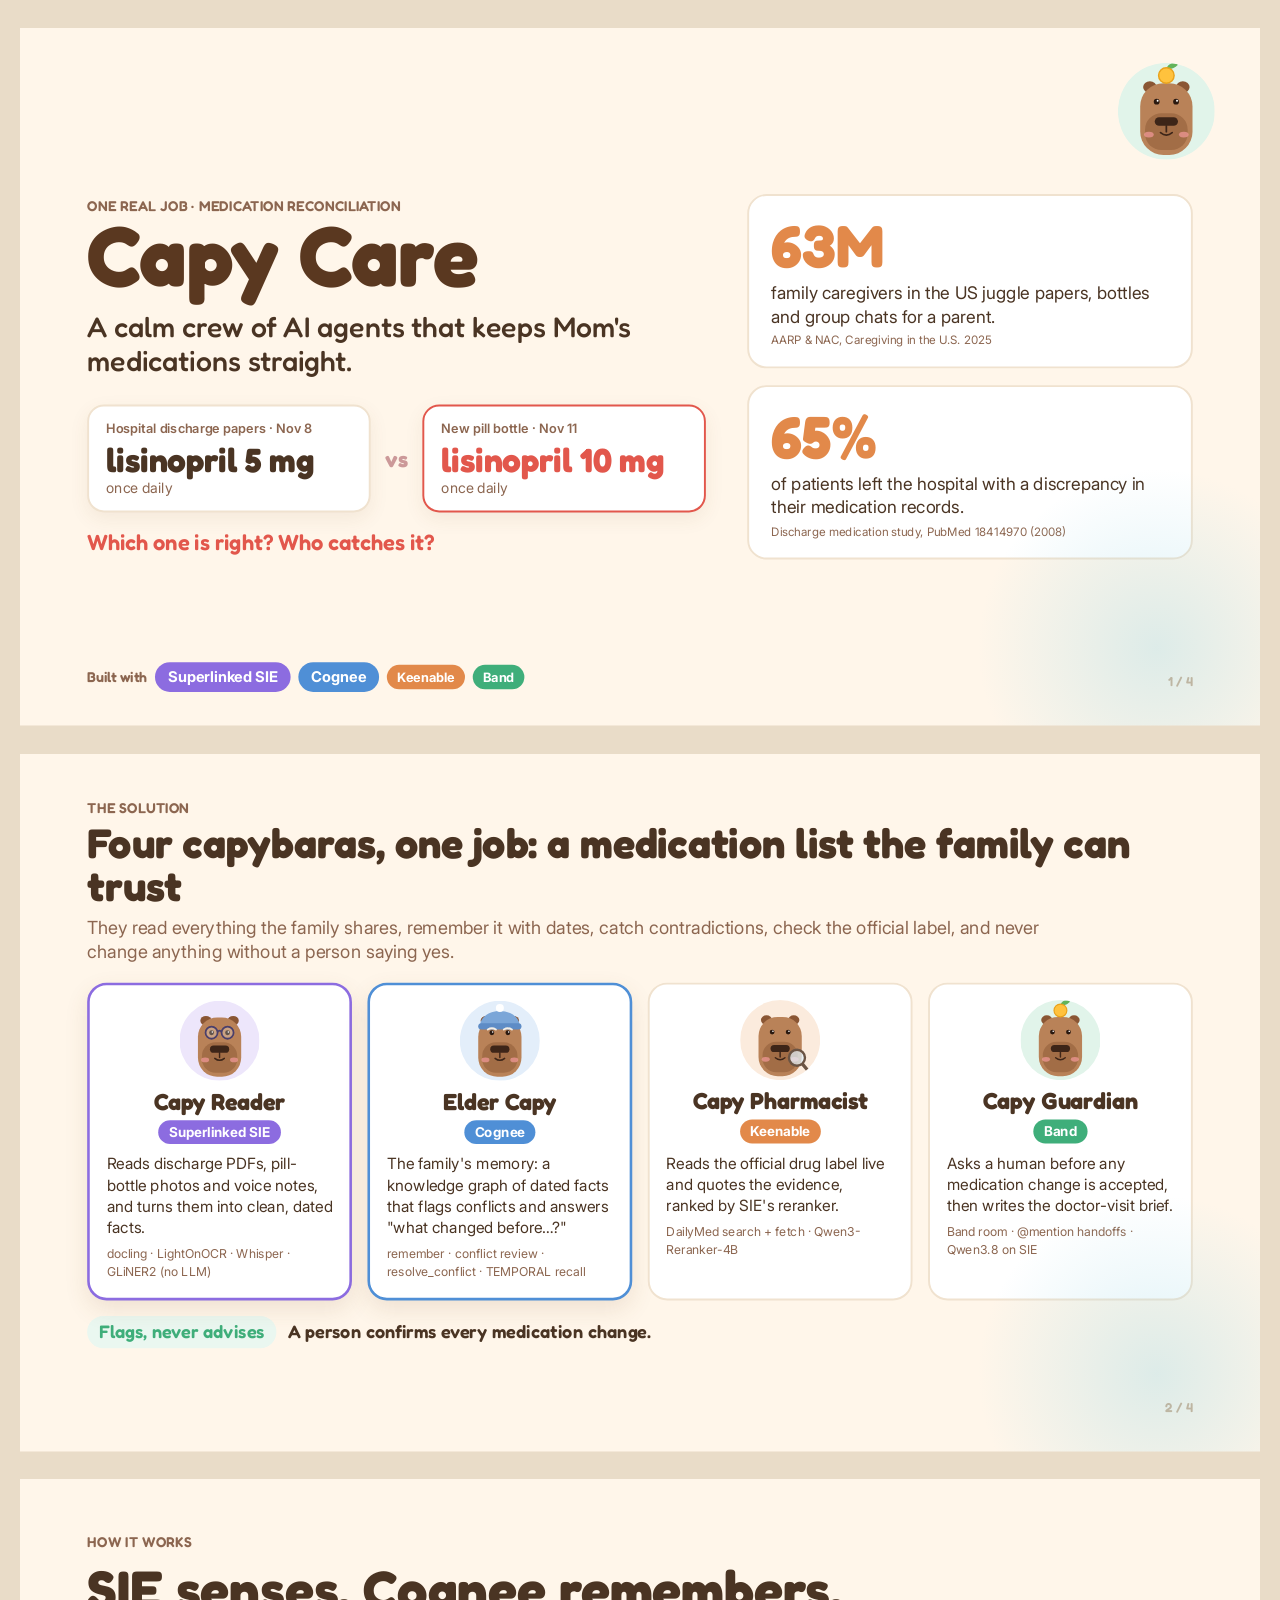
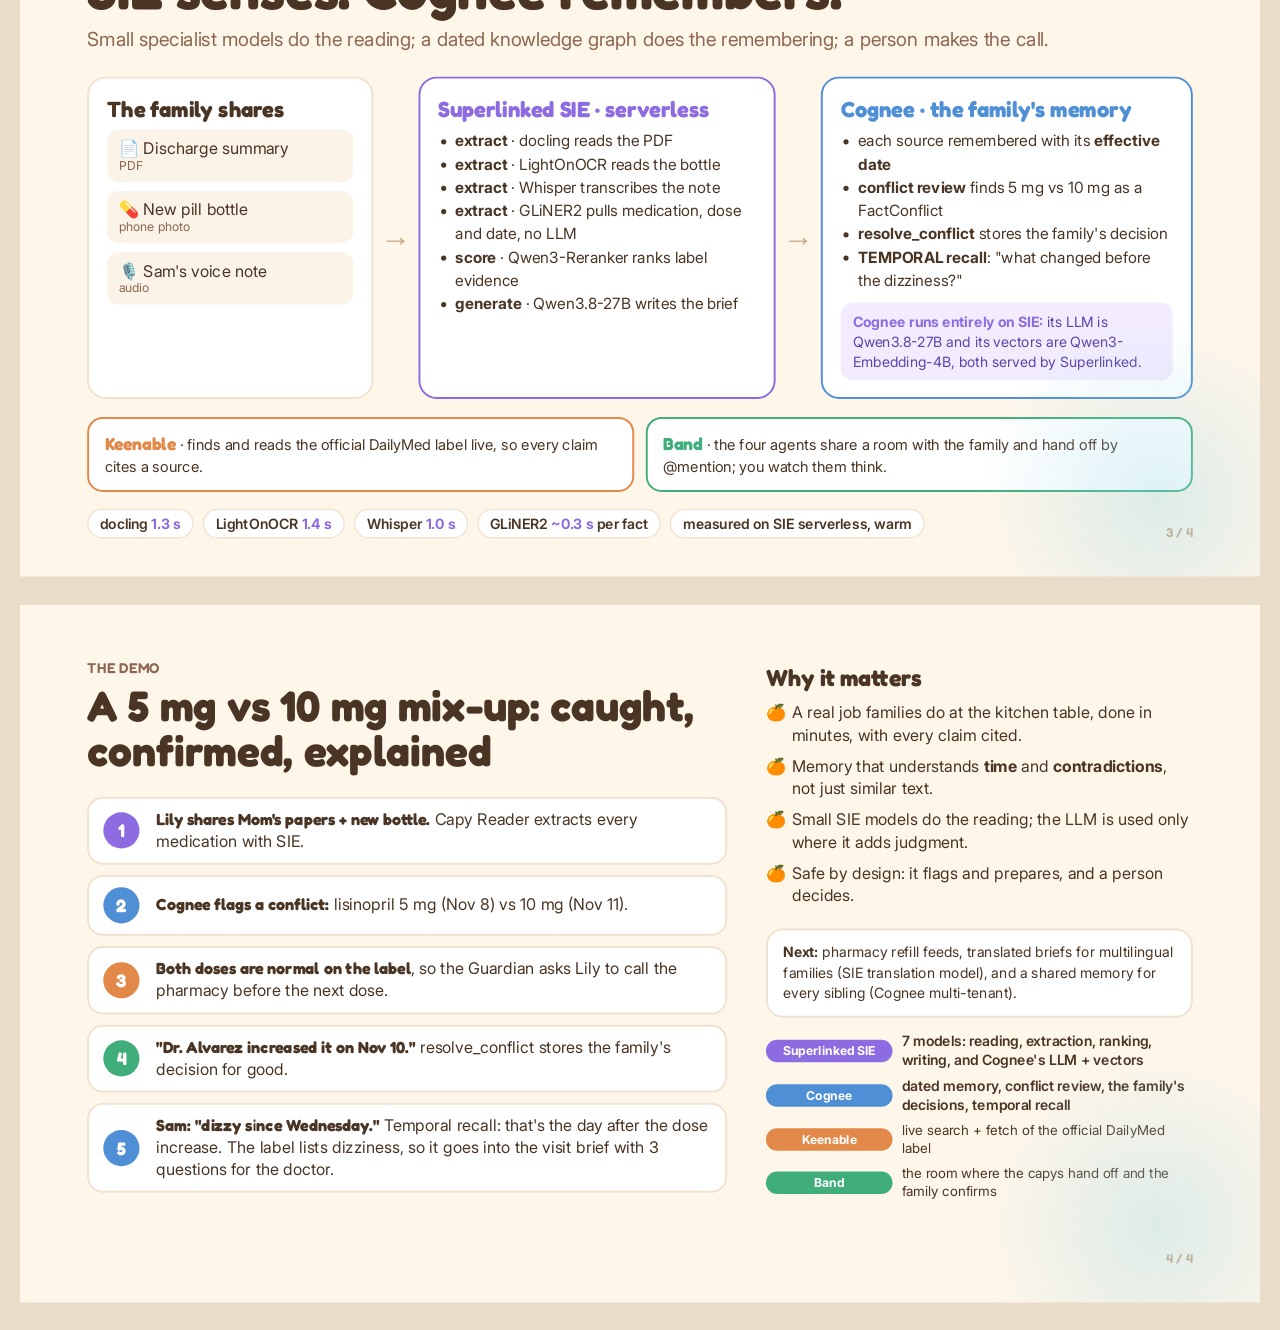
<file: pitch.html>
<!doctype html>
<html lang="en">
<head>
<meta charset="utf-8">
<meta name="viewport" content="width=device-width, initial-scale=1">
<title>Capy Care Pitch</title>
<link rel="preconnect" href="https://fonts.googleapis.com">
<link href="https://fonts.googleapis.com/css2?family=Fredoka:wght@500;600;700&family=Inter:wght@400;500;600;700&display=swap" rel="stylesheet">
<style>
  :root {
    --bg: #FFF6EA; --card: #FFFFFF; --line: #F0E2CF; --ink: #4A3423; --muted: #8C6650; --soft: #FBF3E8;
    --sie: #8C6CE0; --cognee: #4F8FD6; --keenable: #E2894A; --band: #3FAE7A; --red: #E2574C;
  }
  * { box-sizing: border-box; }
  html, body { margin: 0; background: #E9DCC8; color: var(--ink); font-family: Inter, system-ui, sans-serif; }
  h1, h2, h3 { font-family: Fredoka, sans-serif; margin: 0; }
  .deck { display: flex; flex-direction: column; align-items: center; gap: 28px; padding: 28px 0; }
  .frame { width: 1920px; height: 1080px; transform-origin: top left; }
  .slide { position: relative; width: 1920px; height: 1080px; background: var(--bg); overflow: hidden; padding: 84px 104px; }
  .slide::after { content: ""; position: absolute; inset: auto -120px -160px auto; width: 560px; height: 560px; border-radius: 50%;
                  background: radial-gradient(circle, rgba(158, 216, 230, .35), rgba(158, 216, 230, 0) 70%); }
  .kicker { font: 600 22px Fredoka, sans-serif; letter-spacing: .5px; color: var(--muted); text-transform: uppercase; }
  .num { position: absolute; right: 104px; bottom: 56px; font: 600 20px Fredoka, sans-serif; color: #C9A98A; }
  .brandmark { position: absolute; left: 104px; bottom: 50px; display: flex; align-items: center; gap: 10px; font: 600 22px Fredoka, sans-serif; color: var(--muted); }
  .brandmark img { width: 40px; height: 40px; }

  /* slide 1 */
  .s1 { display: grid; grid-template-columns: 1.25fr .9fr; gap: 64px; align-items: center; }
  .s1 h1 { font-size: 132px; line-height: .95; color: #5A3820; }
  .s1 .sub { font: 500 44px/1.2 Fredoka, sans-serif; margin: 22px 0 42px; color: var(--ink); }
  .mixup { display: flex; gap: 22px; align-items: stretch; }
  .doc { flex: 1; background: var(--card); border: 3px solid var(--line); border-radius: 26px; padding: 22px 26px; box-shadow: 0 10px 30px rgba(120, 80, 40, .08); }
  .doc small { font: 600 20px Inter, sans-serif; color: var(--muted); display: block; }
  .doc b { font: 700 52px Fredoka, sans-serif; display: block; margin-top: 4px; }
  .doc span { font-size: 22px; color: var(--muted); }
  .doc.new { border-color: var(--red); }
  .doc.new b { color: var(--red); }
  .vs { align-self: center; font: 700 34px Fredoka, sans-serif; color: #C99; }
  .question { margin-top: 26px; font: 600 34px Fredoka, sans-serif; color: var(--red); }
  .stats { display: flex; flex-direction: column; gap: 26px; }
  .stat { background: var(--card); border-radius: 30px; padding: 30px 34px; border: 3px solid var(--line); }
  .stat b { font: 700 92px/1 Fredoka, sans-serif; color: var(--keenable); }
  .stat p { margin: 10px 0 0; font-size: 27px; line-height: 1.35; }
  .stat cite { display: block; margin-top: 8px; font-size: 18px; color: var(--muted); font-style: normal; }
  .hero-capy { position: absolute; right: 70px; top: 54px; width: 150px; height: 150px; }

  .built { position: absolute; left: 104px; bottom: 52px; display: flex; gap: 12px; align-items: center; font: 600 22px Fredoka, sans-serif; color: var(--muted); }
  .built span { color: #fff; padding: 7px 16px; border-radius: 999px; font: 700 20px Inter, sans-serif; }
  .built span.star { font-size: 23px; padding: 9px 20px; }

  /* slide 2 */
  .s2 { padding-top: 70px; }
  .s2 h2 { font-size: 64px; line-height: 1.05; margin: 8px 0 12px; }
  .s2 .lead { font-size: 28px; color: var(--muted); margin: 0 0 28px; max-width: 1560px; line-height: 1.35; }
  .crew { display: grid; grid-template-columns: repeat(4, 1fr); gap: 24px; }
  .capy { background: var(--card); border-radius: 30px; padding: 24px 26px 26px; border: 3px solid var(--line); position: relative; }
  .capy.star { border-width: 4px; box-shadow: 0 14px 36px rgba(120, 80, 40, .12); }
  .capy.star.sie { border-color: var(--sie); } .capy.star.cognee { border-color: var(--cognee); }
  .capy img { width: 124px; height: 124px; display: block; margin: 0 auto 10px; }
  .capy h3 { font-size: 36px; text-align: center; }
  .capy .who { display: block; width: max-content; margin: 8px auto 14px; padding: 6px 16px; border-radius: 999px; color: #fff; font: 700 21px Inter, sans-serif; }
  .capy p { font-size: 24px; line-height: 1.38; margin: 0; }
  .capy .tools { margin-top: 12px; font-size: 19px; color: var(--muted); line-height: 1.4; }
  .bg-sie { background: var(--sie); } .bg-cognee { background: var(--cognee); } .bg-keenable { background: var(--keenable); } .bg-band { background: var(--band); }
  .promise { margin-top: 24px; display: flex; gap: 18px; align-items: center; font: 600 28px Fredoka, sans-serif; color: var(--ink); }
  .promise span { background: #EAF7F0; color: var(--band); padding: 8px 18px; border-radius: 999px; }

  /* slide 3 */
  .s3 h2 { font-size: 84px; margin: 10px 0 8px; }
  .s3 .lead { font-size: 30px; color: var(--muted); margin: 0 0 40px; }
  .flow { display: grid; grid-template-columns: 1fr 70px 1.25fr 70px 1.3fr; align-items: stretch; }
  .arrow { display: grid; place-items: center; font: 700 48px Fredoka, sans-serif; color: #C9A98A; }
  .box { background: var(--card); border-radius: 28px; padding: 26px 28px; border: 3px solid var(--line); }
  .box h3 { font-size: 34px; margin-bottom: 12px; }
  .box ul { margin: 0; padding-left: 26px; font-size: 24px; line-height: 1.5; }
  .box.sie { border-color: var(--sie); } .box.sie h3 { color: var(--sie); }
  .box.cognee { border-color: var(--cognee); } .box.cognee h3 { color: var(--cognee); }
  .inputs .pill { display: block; background: var(--soft); border-radius: 18px; padding: 14px 18px; margin-bottom: 14px; font-size: 25px; }
  .inputs .pill small { display: block; font-size: 19px; color: var(--muted); }
  .bridge { margin-top: 16px; padding: 14px 18px; border-radius: 18px; background: #F3ECFF; color: #5B43A8; font-size: 22px; line-height: 1.4; }
  .bridge b { color: var(--sie); }
  .stack { display: flex; flex-direction: column; gap: 18px; }
  .row2 { display: grid; grid-template-columns: 1fr 1fr; gap: 18px; margin-top: 28px; }
  .mini { background: var(--card); border-radius: 24px; padding: 20px 24px; border: 3px solid var(--line); font-size: 23px; line-height: 1.4; }
  .mini b { font-family: Fredoka, sans-serif; font-size: 27px; }
  .mini.keenable { border-color: var(--keenable); } .mini.keenable b { color: var(--keenable); }
  .mini.band { border-color: var(--band); } .mini.band b { color: var(--band); }
  .speeds { margin-top: 26px; display: flex; gap: 14px; flex-wrap: wrap; }
  .speeds span { background: var(--card); border: 2px solid var(--line); border-radius: 999px; padding: 8px 18px; font: 600 22px Inter, sans-serif; }
  .speeds span b { color: var(--sie); }

  /* slide 4 */
  .s4 { display: grid; grid-template-columns: 1.35fr .9fr; gap: 60px; }
  .s4 h2 { font-size: 66px; line-height: 1.08; margin: 10px 0 34px; }
  .steps { list-style: none; margin: 0; padding: 0; display: flex; flex-direction: column; gap: 16px; }
  .steps li { display: grid; grid-template-columns: 64px 1fr; gap: 18px; align-items: center; background: var(--card); border-radius: 24px; padding: 16px 22px; border: 3px solid var(--line); }
  .steps .n { width: 56px; height: 56px; border-radius: 50%; display: grid; place-items: center; color: #fff; font: 700 28px Fredoka, sans-serif; }
  .steps p { margin: 0; font-size: 25px; line-height: 1.35; }
  .steps p b { font-family: Fredoka, sans-serif; }
  .side h3 { font-size: 36px; margin: 6px 0 16px; }
  .why { list-style: none; margin: 0 0 34px; padding: 0; display: flex; flex-direction: column; gap: 14px; }
  .why li { font-size: 25px; line-height: 1.38; padding-left: 40px; position: relative; }
  .why li::before { content: "🍊"; position: absolute; left: 0; top: 0; }
  .next { background: var(--card); border-radius: 26px; padding: 18px 24px; border: 3px solid var(--line); font-size: 22px; line-height: 1.45; }
  .stackup { margin-top: 22px; display: flex; flex-direction: column; gap: 10px; }
  .stackup div { display: grid; grid-template-columns: 196px 1fr; gap: 14px; align-items: center; font-size: 21px; line-height: 1.35; }
  .stackup b { color: #fff; border-radius: 999px; padding: 6px 0; text-align: center; font: 700 19px Inter, sans-serif; }
  .stackup .star { font-size: 22px; font-weight: 600; }

  @media print {
    html, body { background: var(--bg); }
    .deck { display: block; padding: 0; gap: 0; }
    .frame { transform: none !important; width: 1920px; height: 1080px; margin: 0 !important; }
    .slide { page-break-after: always; break-after: page; }
  }
  @page { size: 1920px 1080px; margin: 0; }
</style>
</head>
<body>
<div class="deck">

<!-- 1 · The problem -->
<div class="frame"><section class="slide s1">
  <img class="hero-capy" src="web/img/capy-guardian.svg" alt="">
  <div>
    <div class="kicker">One real job · medication reconciliation</div>
    <h1>Capy Care</h1>
    <p class="sub">A calm crew of AI agents that keeps Mom's medications straight.</p>
    <div class="mixup">
      <div class="doc"><small>Hospital discharge papers · Nov 8</small><b>lisinopril 5 mg</b><span>once daily</span></div>
      <div class="vs">vs</div>
      <div class="doc new"><small>New pill bottle · Nov 11</small><b>lisinopril 10 mg</b><span>once daily</span></div>
    </div>
    <div class="question">Which one is right? Who catches it?</div>
  </div>
  <div class="stats">
    <div class="stat"><b>63M</b><p>family caregivers in the US juggle papers, bottles and group chats for a parent.</p><cite>AARP &amp; NAC, Caregiving in the U.S. 2025</cite></div>
    <div class="stat"><b>65%</b><p>of patients left the hospital with a discrepancy in their medication records.</p><cite>Discharge medication study, PubMed 18414970 (2008)</cite></div>
  </div>
  <div class="built">Built with <span class="bg-sie star">Superlinked SIE</span><span class="bg-cognee star">Cognee</span><span class="bg-keenable">Keenable</span><span class="bg-band">Band</span></div>
  <div class="num">1 / 4</div>
</section></div>

<!-- 2 · The crew -->
<div class="frame"><section class="slide s2">
  <div class="kicker">The solution</div>
  <h2>Four capybaras, one job: a medication list the family can trust</h2>
  <p class="lead">They read everything the family shares, remember it with dates, catch contradictions, check the official label, and never change anything without a person saying yes.</p>
  <div class="crew">
    <div class="capy star sie"><img src="web/img/capy-reader.svg" alt=""><h3>Capy Reader</h3><span class="who bg-sie">Superlinked SIE</span>
      <p>Reads discharge PDFs, pill-bottle photos and voice notes, and turns them into clean, dated facts.</p>
      <div class="tools">docling · LightOnOCR · Whisper · GLiNER2 (no LLM)</div></div>
    <div class="capy star cognee"><img src="web/img/capy-elder.svg" alt=""><h3>Elder Capy</h3><span class="who bg-cognee">Cognee</span>
      <p>The family's memory: a knowledge graph of dated facts that flags conflicts and answers "what changed before…?"</p>
      <div class="tools">remember · conflict review · resolve_conflict · TEMPORAL recall</div></div>
    <div class="capy"><img src="web/img/capy-pharmacist.svg" alt=""><h3>Capy Pharmacist</h3><span class="who bg-keenable">Keenable</span>
      <p>Reads the official drug label live and quotes the evidence, ranked by SIE's reranker.</p>
      <div class="tools">DailyMed search + fetch · Qwen3-Reranker-4B</div></div>
    <div class="capy"><img src="web/img/capy-guardian.svg" alt=""><h3>Capy Guardian</h3><span class="who bg-band">Band</span>
      <p>Asks a human before any medication change is accepted, then writes the doctor-visit brief.</p>
      <div class="tools">Band room · @mention handoffs · Qwen3.8 on SIE</div></div>
  </div>
  <div class="promise"><span>Flags, never advises</span> A person confirms every medication change.</div>
  <div class="num">2 / 4</div>
</section></div>

<!-- 3 · How it works -->
<div class="frame"><section class="slide s3">
  <div class="kicker">How it works</div>
  <h2>SIE senses. Cognee remembers.</h2>
  <p class="lead">Small specialist models do the reading; a dated knowledge graph does the remembering; a person makes the call.</p>
  <div class="flow">
    <div class="box inputs">
      <h3>The family shares</h3>
      <span class="pill">📄 Discharge summary<small>PDF</small></span>
      <span class="pill">💊 New pill bottle<small>phone photo</small></span>
      <span class="pill">🎙️ Sam's voice note<small>audio</small></span>
    </div>
    <div class="arrow">→</div>
    <div class="box sie">
      <h3>Superlinked SIE · serverless</h3>
      <ul>
        <li><b>extract</b> · docling reads the PDF</li>
        <li><b>extract</b> · LightOnOCR reads the bottle</li>
        <li><b>extract</b> · Whisper transcribes the note</li>
        <li><b>extract</b> · GLiNER2 pulls medication, dose and date, no LLM</li>
        <li><b>score</b> · Qwen3-Reranker ranks label evidence</li>
        <li><b>generate</b> · Qwen3.8-27B writes the brief</li>
      </ul>
    </div>
    <div class="arrow">→</div>
    <div class="box cognee">
      <h3>Cognee · the family's memory</h3>
      <ul>
        <li>each source remembered with its <b>effective date</b></li>
        <li><b>conflict review</b> finds 5 mg vs 10 mg as a FactConflict</li>
        <li><b>resolve_conflict</b> stores the family's decision</li>
        <li><b>TEMPORAL recall</b>: "what changed before the dizziness?"</li>
      </ul>
      <div class="bridge"><b>Cognee runs entirely on SIE:</b> its LLM is Qwen3.8-27B and its vectors are Qwen3-Embedding-4B, both served by Superlinked.</div>
    </div>
  </div>
  <div class="row2">
    <div class="mini keenable"><b>Keenable</b> · finds and reads the official DailyMed label live, so every claim cites a source.</div>
    <div class="mini band"><b>Band</b> · the four agents share a room with the family and hand off by @mention; you watch them think.</div>
  </div>
  <div class="speeds"><span>docling <b>1.3 s</b></span><span>LightOnOCR <b>1.4 s</b></span><span>Whisper <b>1.0 s</b></span><span>GLiNER2 <b>~0.3 s</b> per fact</span><span>measured on SIE serverless, warm</span></div>
  <div class="num">3 / 4</div>
</section></div>

<!-- 4 · Demo + why -->
<div class="frame"><section class="slide s4">
  <div>
    <div class="kicker">The demo</div>
    <h2>A 5 mg vs 10 mg mix-up: caught, confirmed, explained</h2>
    <ol class="steps">
      <li><span class="n bg-sie">1</span><p><b>Lily shares Mom's papers + new bottle.</b> Capy Reader extracts every medication with SIE.</p></li>
      <li><span class="n bg-cognee">2</span><p><b>Cognee flags a conflict:</b> lisinopril 5 mg (Nov 8) vs 10 mg (Nov 11).</p></li>
      <li><span class="n bg-keenable">3</span><p><b>Both doses are normal on the label</b>, so the Guardian asks Lily to call the pharmacy before the next dose.</p></li>
      <li><span class="n bg-band">4</span><p><b>"Dr. Alvarez increased it on Nov 10."</b> resolve_conflict stores the family's decision for good.</p></li>
      <li><span class="n bg-cognee">5</span><p><b>Sam: "dizzy since Wednesday."</b> Temporal recall: that's the day after the dose increase. The label lists dizziness, so it goes into the visit brief with 3 questions for the doctor.</p></li>
    </ol>
  </div>
  <div class="side">
    <h3>Why it matters</h3>
    <ul class="why">
      <li>A real job families do at the kitchen table, done in minutes, with every claim cited.</li>
      <li>Memory that understands <b>time</b> and <b>contradictions</b>, not just similar text.</li>
      <li>Small SIE models do the reading; the LLM is used only where it adds judgment.</li>
      <li>Safe by design: it flags and prepares, and a person decides.</li>
    </ul>
    <div class="next"><b>Next:</b> pharmacy refill feeds, translated briefs for multilingual families (SIE translation model), and a shared memory for every sibling (Cognee multi-tenant).</div>
    <div class="stackup">
      <div class="star"><b class="bg-sie">Superlinked SIE</b><span>7 models: reading, extraction, ranking, writing, and Cognee's LLM + vectors</span></div>
      <div class="star"><b class="bg-cognee">Cognee</b><span>dated memory, conflict review, the family's decisions, temporal recall</span></div>
      <div><b class="bg-keenable">Keenable</b><span>live search + fetch of the official DailyMed label</span></div>
      <div><b class="bg-band">Band</b><span>the room where the capys hand off and the family confirms</span></div>
    </div>
  </div>
  <div class="num">4 / 4</div>
</section></div>

</div>
<script>
  // Scale 1920x1080 slides to the window for on-screen viewing; print/PDF uses full size.
  function fit() {
    const scale = Math.min(1, (window.innerWidth - 40) / 1920);
    document.querySelectorAll('.frame').forEach((f) => {
      f.style.transform = `scale(${scale})`;
      f.style.marginBottom = `${-1080 * (1 - scale)}px`;
      f.style.marginRight = `${-1920 * (1 - scale)}px`;
    });
  }
  window.addEventListener('resize', fit);
  fit();
  document.addEventListener('keydown', (e) => {
    const frames = [...document.querySelectorAll('.frame')];
    const i = frames.findIndex((f) => f.getBoundingClientRect().top > 10);
    if (e.key === 'ArrowDown' || e.key === 'ArrowRight' || e.key === ' ') {
      e.preventDefault(); (frames[i] || frames[frames.length - 1]).scrollIntoView({ behavior: 'smooth' });
    }
    if (e.key === 'ArrowUp' || e.key === 'ArrowLeft') {
      e.preventDefault(); const j = Math.max(0, (i === -1 ? frames.length : i) - 2); frames[j].scrollIntoView({ behavior: 'smooth' });
    }
  });
</script>
</body>
</html>
</file>
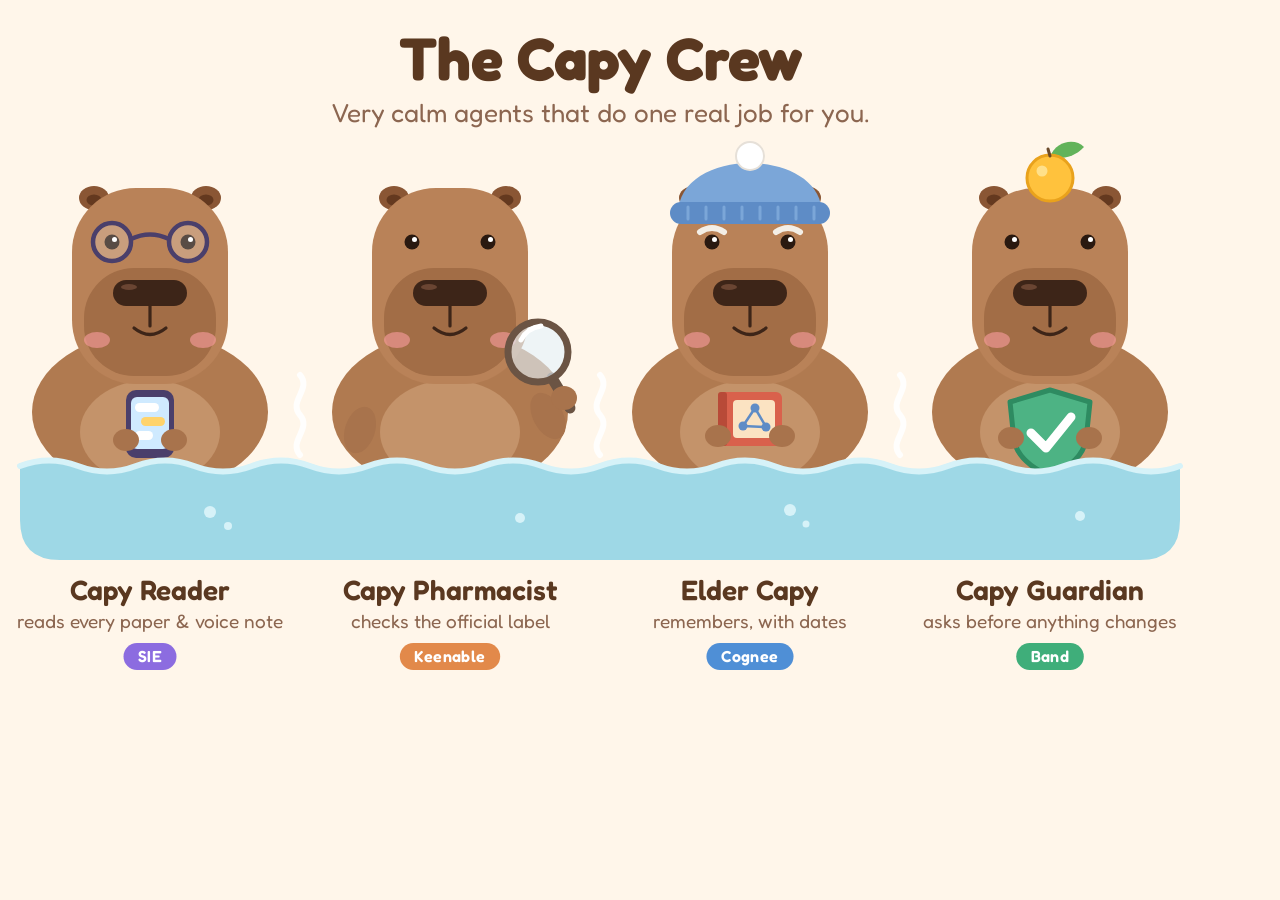
<file: brand/capy-crew.html>
<!doctype html>
<html>
<head>
<meta charset="utf-8">
<title>Capy Crew</title>
<link rel="preconnect" href="https://fonts.googleapis.com">
<link href="https://fonts.googleapis.com/css2?family=Fredoka:wght@400;500;600;700&display=swap" rel="stylesheet">
<style>
  html, body { margin: 0; background: #FFF6EA; }
  svg { display: block; }
  .title { font-family: 'Fredoka', sans-serif; font-weight: 700; font-size: 60px; fill: #5A3820; }
  .tag   { font-family: 'Fredoka', sans-serif; font-weight: 400; font-size: 26px; fill: #8C6650; }
  .name  { font-family: 'Fredoka', sans-serif; font-weight: 600; font-size: 28px; fill: #5A3820; }
  .role  { font-family: 'Fredoka', sans-serif; font-weight: 400; font-size: 19px; fill: #8C6650; }
  .pill  { font-family: 'Fredoka', sans-serif; font-weight: 600; font-size: 16px; fill: #fff; letter-spacing: .4px; }
</style>
</head>
<body>
<svg id="crew" width="1200" height="680" viewBox="0 0 1200 680" xmlns="http://www.w3.org/2000/svg">
  <defs>
    <!-- Base capybara (front view): loaf body, long boxy head, big snout, tiny ears, high eyes. -->
    <g id="capy">
      <ellipse cx="150" cy="272" rx="118" ry="80" fill="#B07A50"/>
      <ellipse cx="150" cy="292" rx="70" ry="52" fill="#C4936A"/>
      <ellipse cx="94" cy="58" rx="15" ry="12" fill="#8A5634"/>
      <ellipse cx="94" cy="60" rx="7.5" ry="5.5" fill="#64391F"/>
      <ellipse cx="206" cy="58" rx="15" ry="12" fill="#8A5634"/>
      <ellipse cx="206" cy="60" rx="7.5" ry="5.5" fill="#64391F"/>
      <rect x="72" y="48" width="156" height="196" rx="64" fill="#B98258"/>
      <rect x="84" y="128" width="132" height="108" rx="50" fill="#A26D46"/>
      <rect x="113" y="140" width="74" height="26" rx="13" fill="#3D2518"/>
      <ellipse cx="129" cy="147" rx="8" ry="3" fill="#6A4532"/>
      <path d="M150 166 L150 186" stroke="#3D2518" stroke-width="3.2" stroke-linecap="round"/>
      <path d="M134 188 Q150 201 166 188" stroke="#3D2518" stroke-width="3.2" fill="none" stroke-linecap="round"/>
      <circle cx="112" cy="102" r="7.5" fill="#2A1910"/>
      <circle cx="188" cy="102" r="7.5" fill="#2A1910"/>
      <circle cx="114.5" cy="99.5" r="2.5" fill="#fff"/>
      <circle cx="190.5" cy="99.5" r="2.5" fill="#fff"/>
      <ellipse cx="97" cy="200" rx="13" ry="8" fill="#F49A9A" opacity=".65"/>
      <ellipse cx="203" cy="200" rx="13" ry="8" fill="#F49A9A" opacity=".65"/>
    </g>
    <g id="yuzu">
      <path d="M0 -21 C 6 -38, 26 -40, 34 -31 C 24 -20, 9 -18, 0 -21 Z" fill="#62B35A"/>
      <circle cx="0" cy="0" r="23" fill="#FFC23D" stroke="#E9A21C" stroke-width="3"/>
      <circle cx="-8" cy="-7" r="5.5" fill="#FFE08A"/>
      <path d="M0 -22 L -2 -29" stroke="#6B4A2A" stroke-width="3" stroke-linecap="round"/>
    </g>
  </defs>

  <text class="title" x="600" y="80" text-anchor="middle">The Capy Crew</text>
  <text class="tag" x="600" y="122" text-anchor="middle">Very calm agents that do one real job for you.</text>

  <!-- 1. Capy Reader: glasses + phone -->
  <g transform="translate(0,140)">
    <use href="#capy"/>
    <circle cx="112" cy="102" r="19" fill="#fff" fill-opacity=".22" stroke="#4A3F6B" stroke-width="4.5"/>
    <circle cx="188" cy="102" r="19" fill="#fff" fill-opacity=".22" stroke="#4A3F6B" stroke-width="4.5"/>
    <path d="M131 99 Q150 90 169 99" stroke="#4A3F6B" stroke-width="4.5" fill="none" stroke-linecap="round"/>
    <rect x="126" y="250" width="48" height="68" rx="10" fill="#4A3F6B"/>
    <rect x="131" y="257" width="38" height="52" rx="6" fill="#CFEAFF"/>
    <rect x="135" y="263" width="24" height="9" rx="4.5" fill="#fff"/>
    <rect x="141" y="277" width="24" height="9" rx="4.5" fill="#FFD36B"/>
    <rect x="135" y="291" width="18" height="9" rx="4.5" fill="#fff"/>
    <ellipse cx="126" cy="300" rx="13" ry="11" fill="#A8734C"/>
    <ellipse cx="174" cy="300" rx="13" ry="11" fill="#A8734C"/>
  </g>

  <!-- 2. Capy Detective: magnifying glass -->
  <g transform="translate(300,140)">
    <use href="#capy"/>
    <ellipse cx="60" cy="290" rx="15" ry="24" fill="#A8734C" transform="rotate(18 60 290)"/>
    <ellipse cx="248" cy="276" rx="15" ry="25" fill="#A8734C" transform="rotate(-28 248 276)"/>
    <line x1="252" y1="238" x2="270" y2="268" stroke="#6B5444" stroke-width="11" stroke-linecap="round"/>
    <circle cx="238" cy="212" r="30" fill="#E3F4FF" fill-opacity=".6" stroke="#6B5444" stroke-width="7"/>
    <path d="M221 200 Q227 188 241 186" stroke="#fff" stroke-width="5" fill="none" stroke-linecap="round"/>
    <ellipse cx="264" cy="258" rx="13" ry="12" fill="#A8734C"/>
  </g>

  <!-- 3. Elder Capy: beanie, bushy brows, memory book -->
  <g transform="translate(600,140)">
    <use href="#capy"/>
    <path d="M78 74 C 78 6, 222 6, 222 74 Z" fill="#7BA6D8"/>
    <rect x="70" y="62" width="160" height="22" rx="11" fill="#5E8CC6"/>
    <g stroke="#7BA6D8" stroke-width="3" stroke-linecap="round">
      <line x1="88" y1="67" x2="88" y2="79"/><line x1="106" y1="67" x2="106" y2="79"/>
      <line x1="124" y1="67" x2="124" y2="79"/><line x1="142" y1="67" x2="142" y2="79"/>
      <line x1="160" y1="67" x2="160" y2="79"/><line x1="178" y1="67" x2="178" y2="79"/>
      <line x1="196" y1="67" x2="196" y2="79"/><line x1="214" y1="67" x2="214" y2="79"/>
    </g>
    <circle cx="150" cy="16" r="14" fill="#fff" stroke="#E6E0D8" stroke-width="2"/>
    <path d="M100 92 Q112 84 124 92" stroke="#F3EEE6" stroke-width="6" fill="none" stroke-linecap="round"/>
    <path d="M176 92 Q188 84 200 92" stroke="#F3EEE6" stroke-width="6" fill="none" stroke-linecap="round"/>
    <rect x="118" y="252" width="64" height="54" rx="6" fill="#D9614C"/>
    <rect x="118" y="252" width="9" height="54" rx="3" fill="#B84A38"/>
    <rect x="133" y="260" width="42" height="38" rx="4" fill="#FBE3C2"/>
    <g stroke="#5E8CC6" stroke-width="2.5"><line x1="143" y1="286" x2="155" y2="268"/><line x1="155" y1="268" x2="166" y2="287"/><line x1="143" y1="286" x2="166" y2="287"/></g>
    <circle cx="143" cy="286" r="4.5" fill="#5E8CC6"/><circle cx="155" cy="268" r="4.5" fill="#5E8CC6"/><circle cx="166" cy="287" r="4.5" fill="#5E8CC6"/>
    <ellipse cx="118" cy="296" rx="13" ry="11" fill="#A8734C"/>
    <ellipse cx="182" cy="296" rx="13" ry="11" fill="#A8734C"/>
  </g>

  <!-- 4. Capy Guardian: yuzu + shield -->
  <g transform="translate(900,140)">
    <use href="#capy"/>
    <use href="#yuzu" transform="translate(150,38)"/>
    <path d="M150 250 L190 262 L186 300 Q182 322 150 336 Q118 322 114 300 L110 262 Z" fill="#4DB384" stroke="#2E8B61" stroke-width="5" stroke-linejoin="round"/>
    <path d="M131 293 L146 308 L171 277" stroke="#fff" stroke-width="9" fill="none" stroke-linecap="round" stroke-linejoin="round"/>
    <ellipse cx="111" cy="298" rx="13" ry="11" fill="#A8734C"/>
    <ellipse cx="189" cy="298" rx="13" ry="11" fill="#A8734C"/>
  </g>

  <!-- steam -->
  <g stroke="#fff" stroke-width="6" fill="none" stroke-linecap="round" opacity=".9">
    <path d="M300 455 c -12 -14 12 -26 0 -40 c -12 -14 12 -26 0 -40"/>
    <path d="M600 455 c -12 -14 12 -26 0 -40 c -12 -14 12 -26 0 -40"/>
    <path d="M900 455 c -12 -14 12 -26 0 -40 c -12 -14 12 -26 0 -40"/>
  </g>

  <!-- hot spring water (wave path built below) -->
  <path id="water" fill="#9ED8E6"/>
  <path id="wave" fill="none" stroke="#D6F2F8" stroke-width="6" stroke-linecap="round"/>
  <g fill="#D6F2F8">
    <circle cx="210" cy="512" r="6"/><circle cx="228" cy="526" r="4"/>
    <circle cx="520" cy="518" r="5"/><circle cx="790" cy="510" r="6"/><circle cx="806" cy="524" r="3.5"/>
    <circle cx="1080" cy="516" r="5"/>
  </g>

  <!-- labels -->
  <g id="labels"></g>

  <script><![CDATA[
    (() => {
      const waterTop = 466, x0 = 20, x1 = 1180, seg = 58, amp = 11;
      let d = `M${x0} ${waterTop} Q${x0 + seg / 2} ${waterTop - amp} ${x0 + seg} ${waterTop}`;
      for (let x = x0 + 2 * seg; x <= x1; x += seg) d += ` T${x} ${waterTop}`;
      document.getElementById('wave').setAttribute('d', d);
      document.getElementById('water').setAttribute('d',
        d + ` L${x1} 520 Q${x1} 560 ${x1 - 40} 560 L${x0 + 40} 560 Q${x0} 560 ${x0} 520 Z`);

      const crew = [
        ['Capy Reader', 'reads every paper & voice note', 'SIE', '#8C6CE0'],
        ['Capy Pharmacist', 'checks the official label', 'Keenable', '#E2894A'],
        ['Elder Capy', 'remembers, with dates', 'Cognee', '#4F8FD6'],
        ['Capy Guardian', 'asks before anything changes', 'Band', '#3FAE7A'],
      ];
      const NS = 'http://www.w3.org/2000/svg', g = document.getElementById('labels');
      const el = (tag, attrs, text) => {
        const e = document.createElementNS(NS, tag);
        for (const k in attrs) e.setAttribute(k, attrs[k]);
        if (text) e.textContent = text;
        g.appendChild(e);
        return e;
      };
      crew.forEach(([name, role, pill, color], i) => {
        const cx = 150 + 300 * i;
        el('text', { class: 'name', x: cx, y: 600, 'text-anchor': 'middle' }, name);
        el('text', { class: 'role', x: cx, y: 628, 'text-anchor': 'middle' }, role);
        const t = el('text', { class: 'pill', x: cx, y: 662, 'text-anchor': 'middle' }, pill);
        const w = t.getBBox().width + 26;
        const r = document.createElementNS(NS, 'rect');
        Object.entries({ x: cx - w / 2, y: 643, width: w, height: 27, rx: 13.5, fill: color })
          .forEach(([k, v]) => r.setAttribute(k, v));
        g.insertBefore(r, t);
      });
    })();
  ]]></script>
</svg>
</body>
</html>
</file>
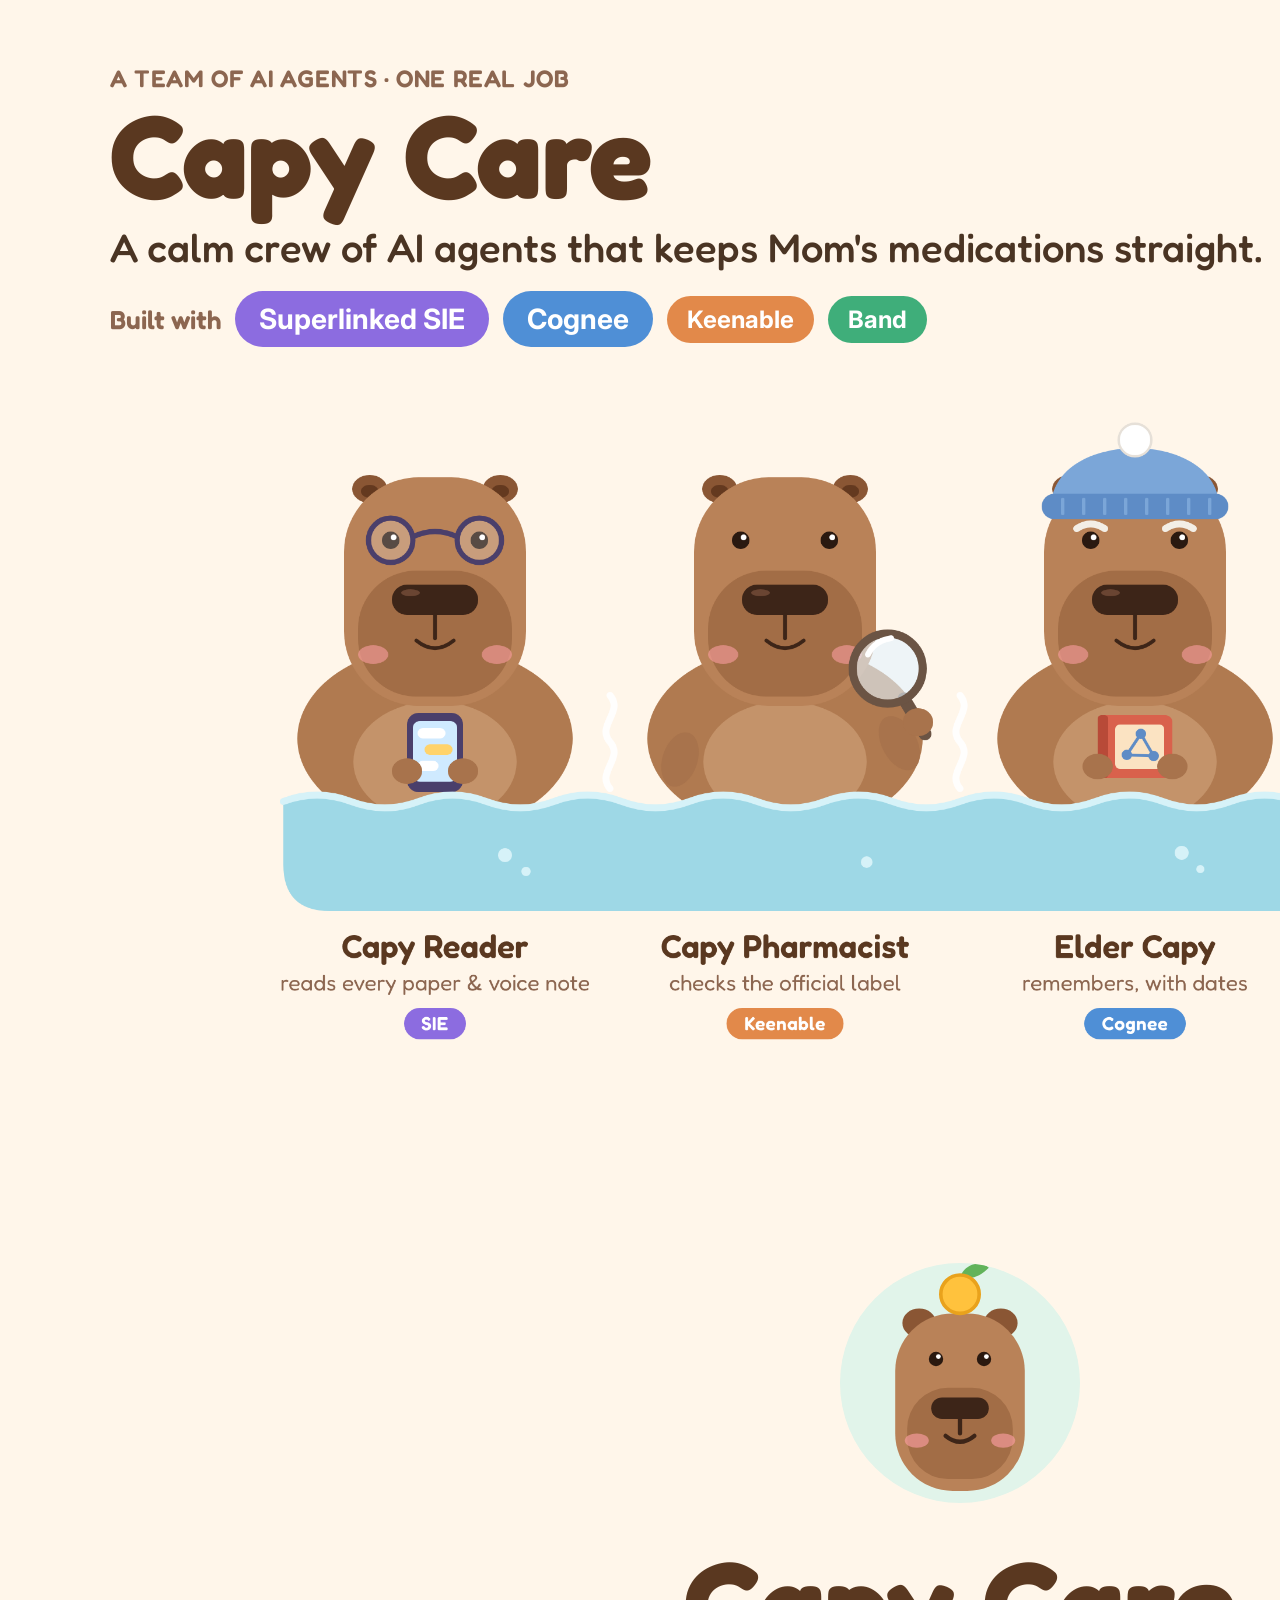
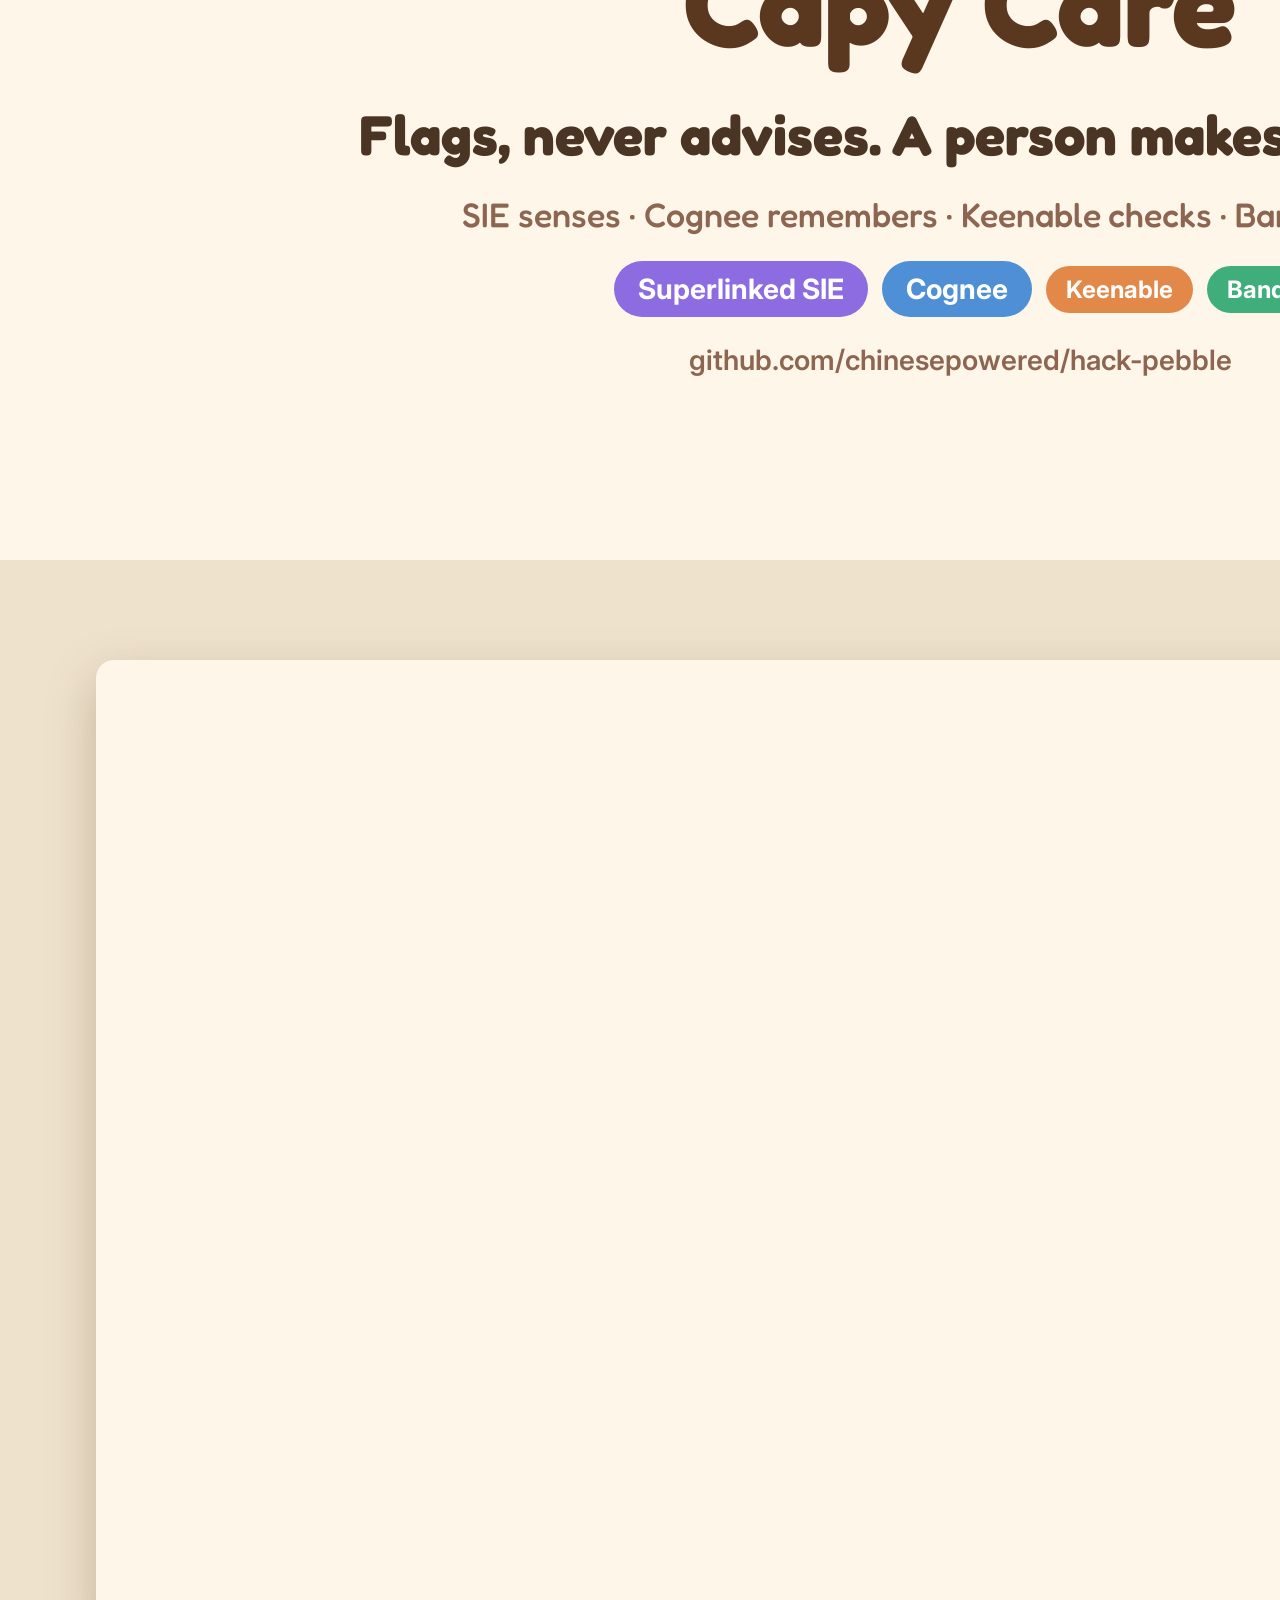
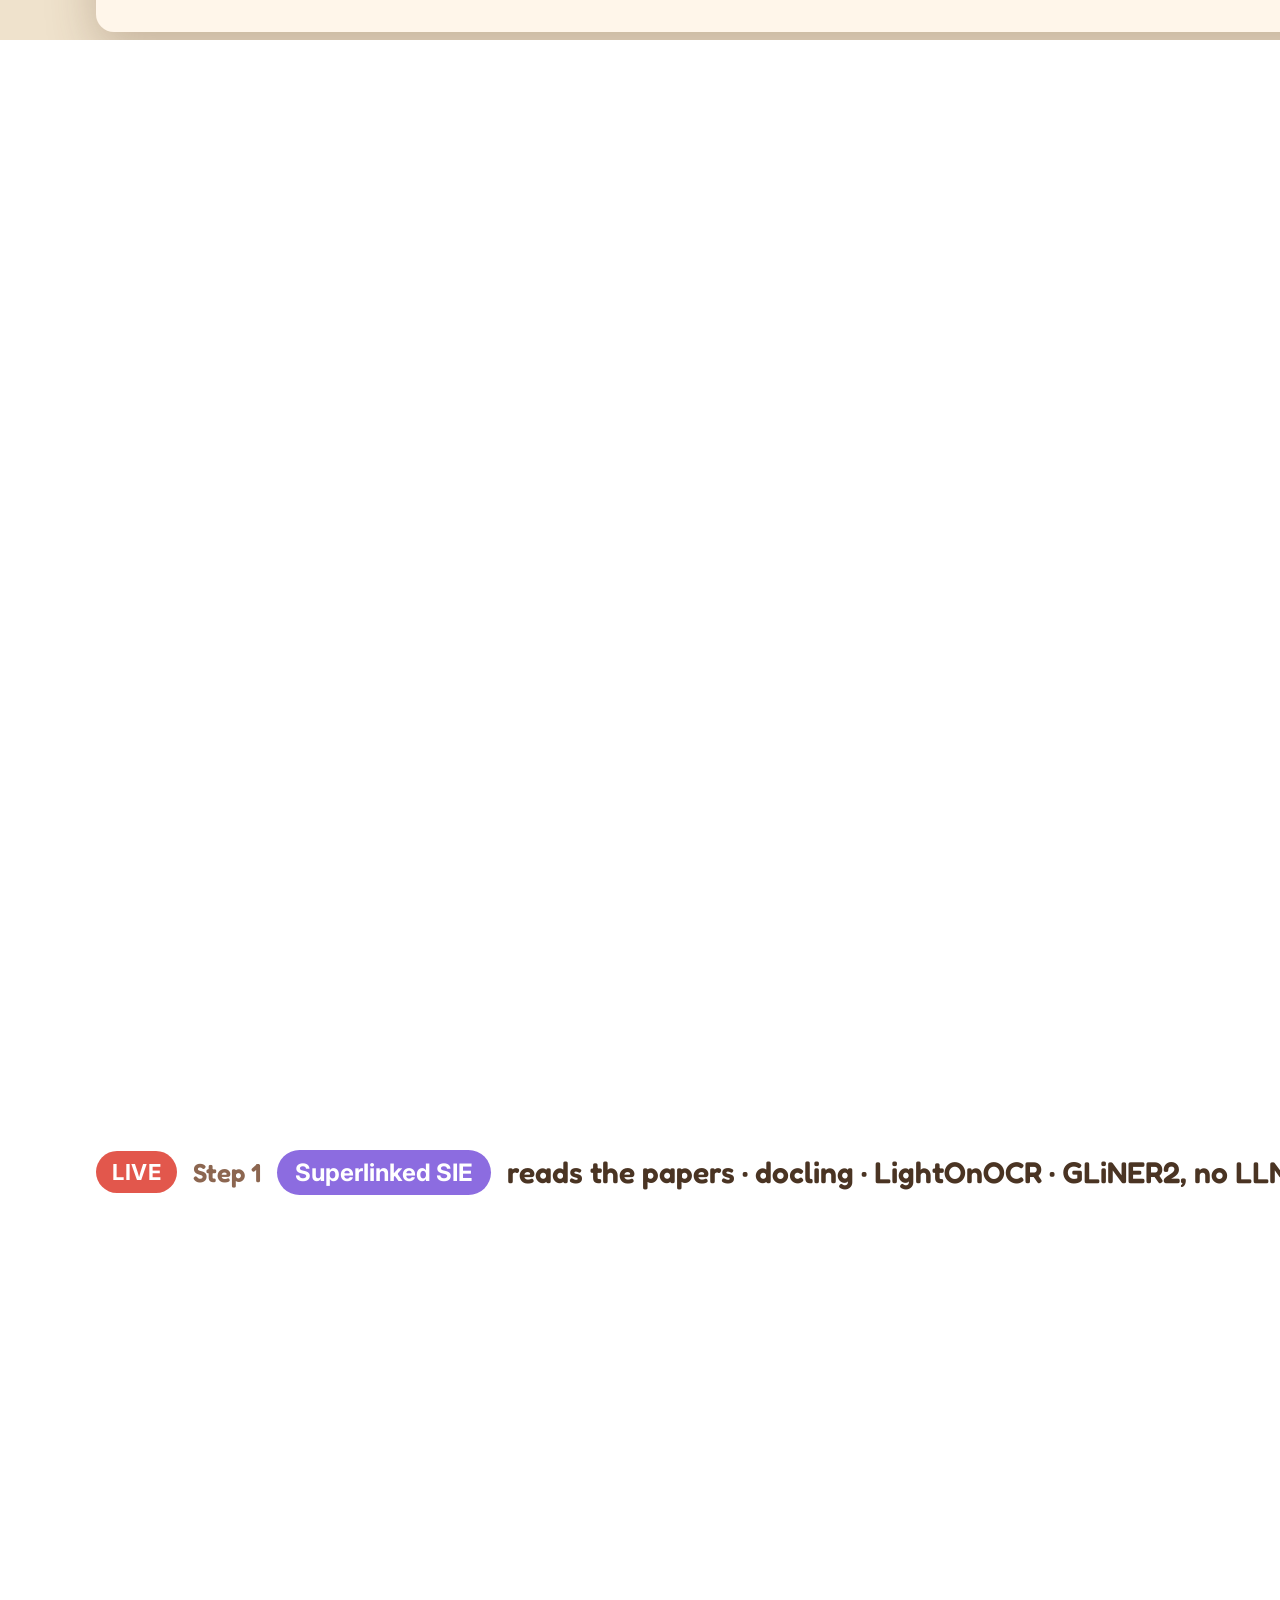
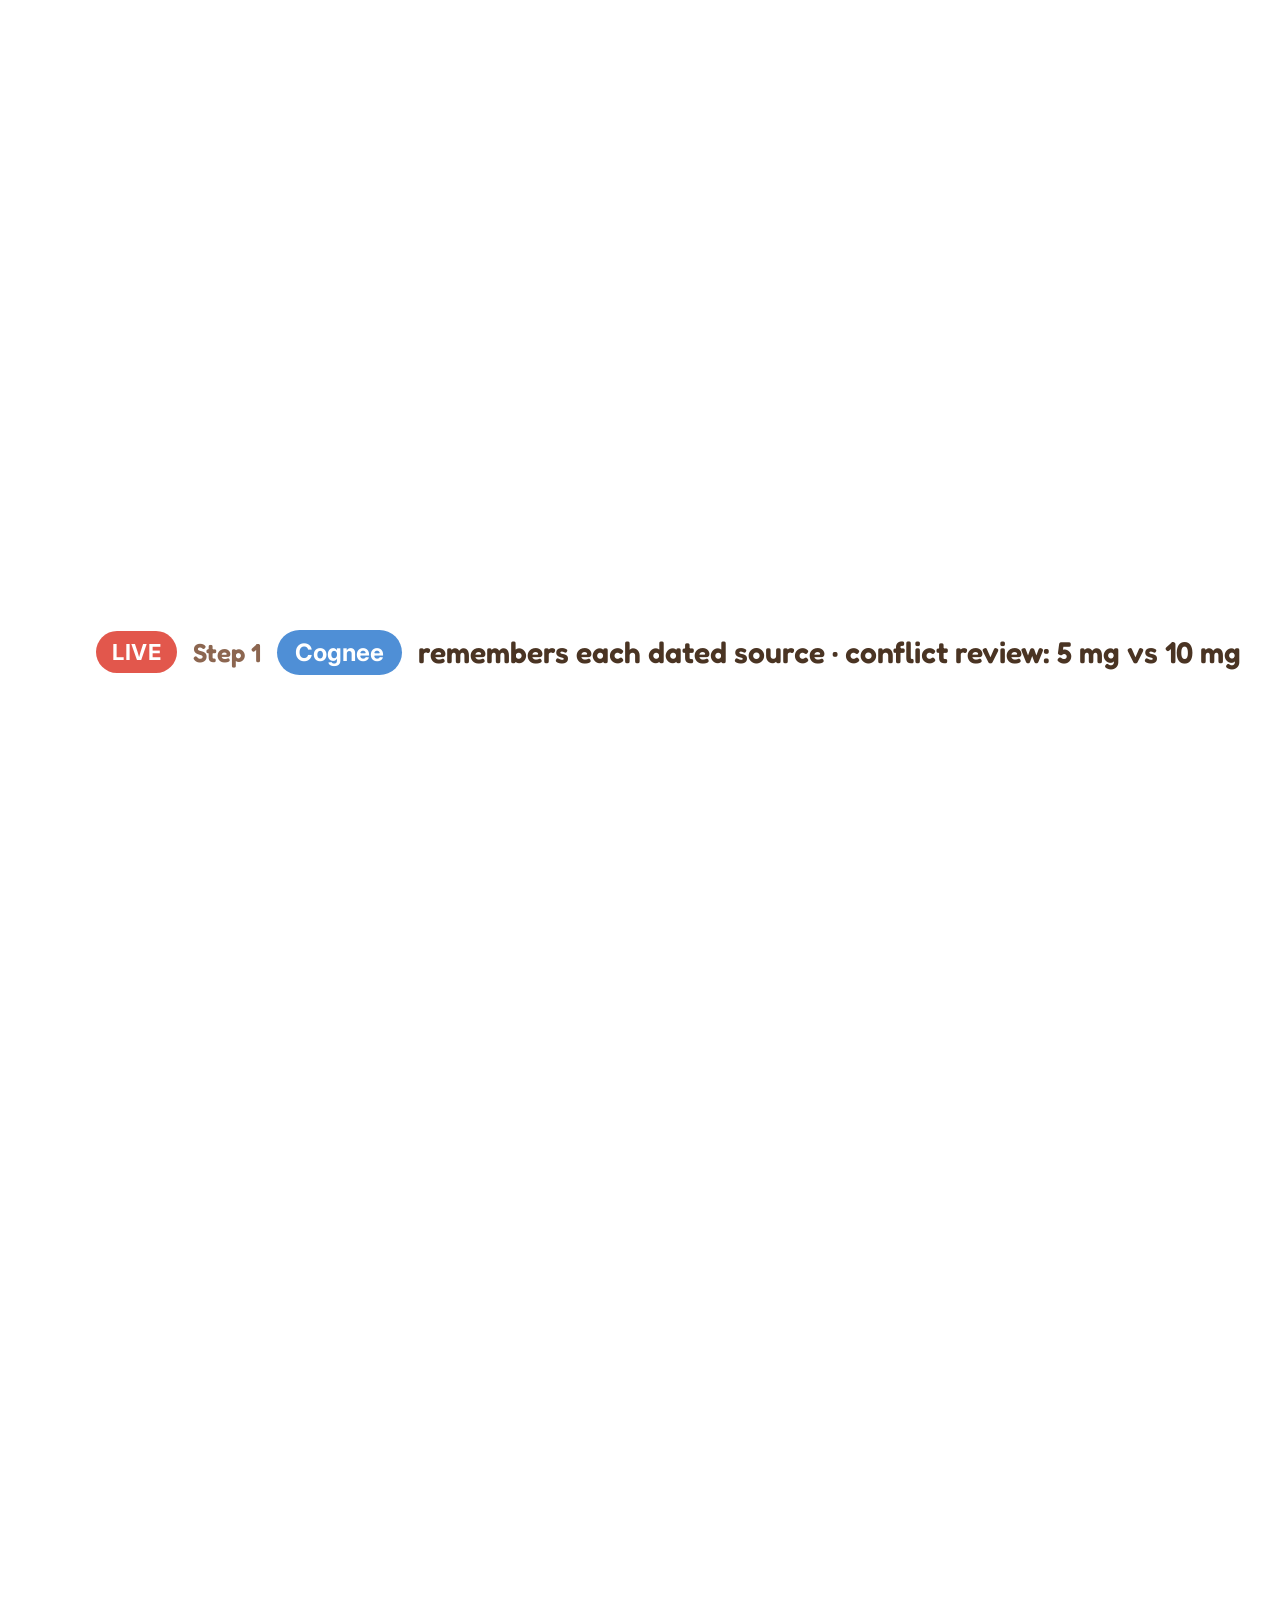
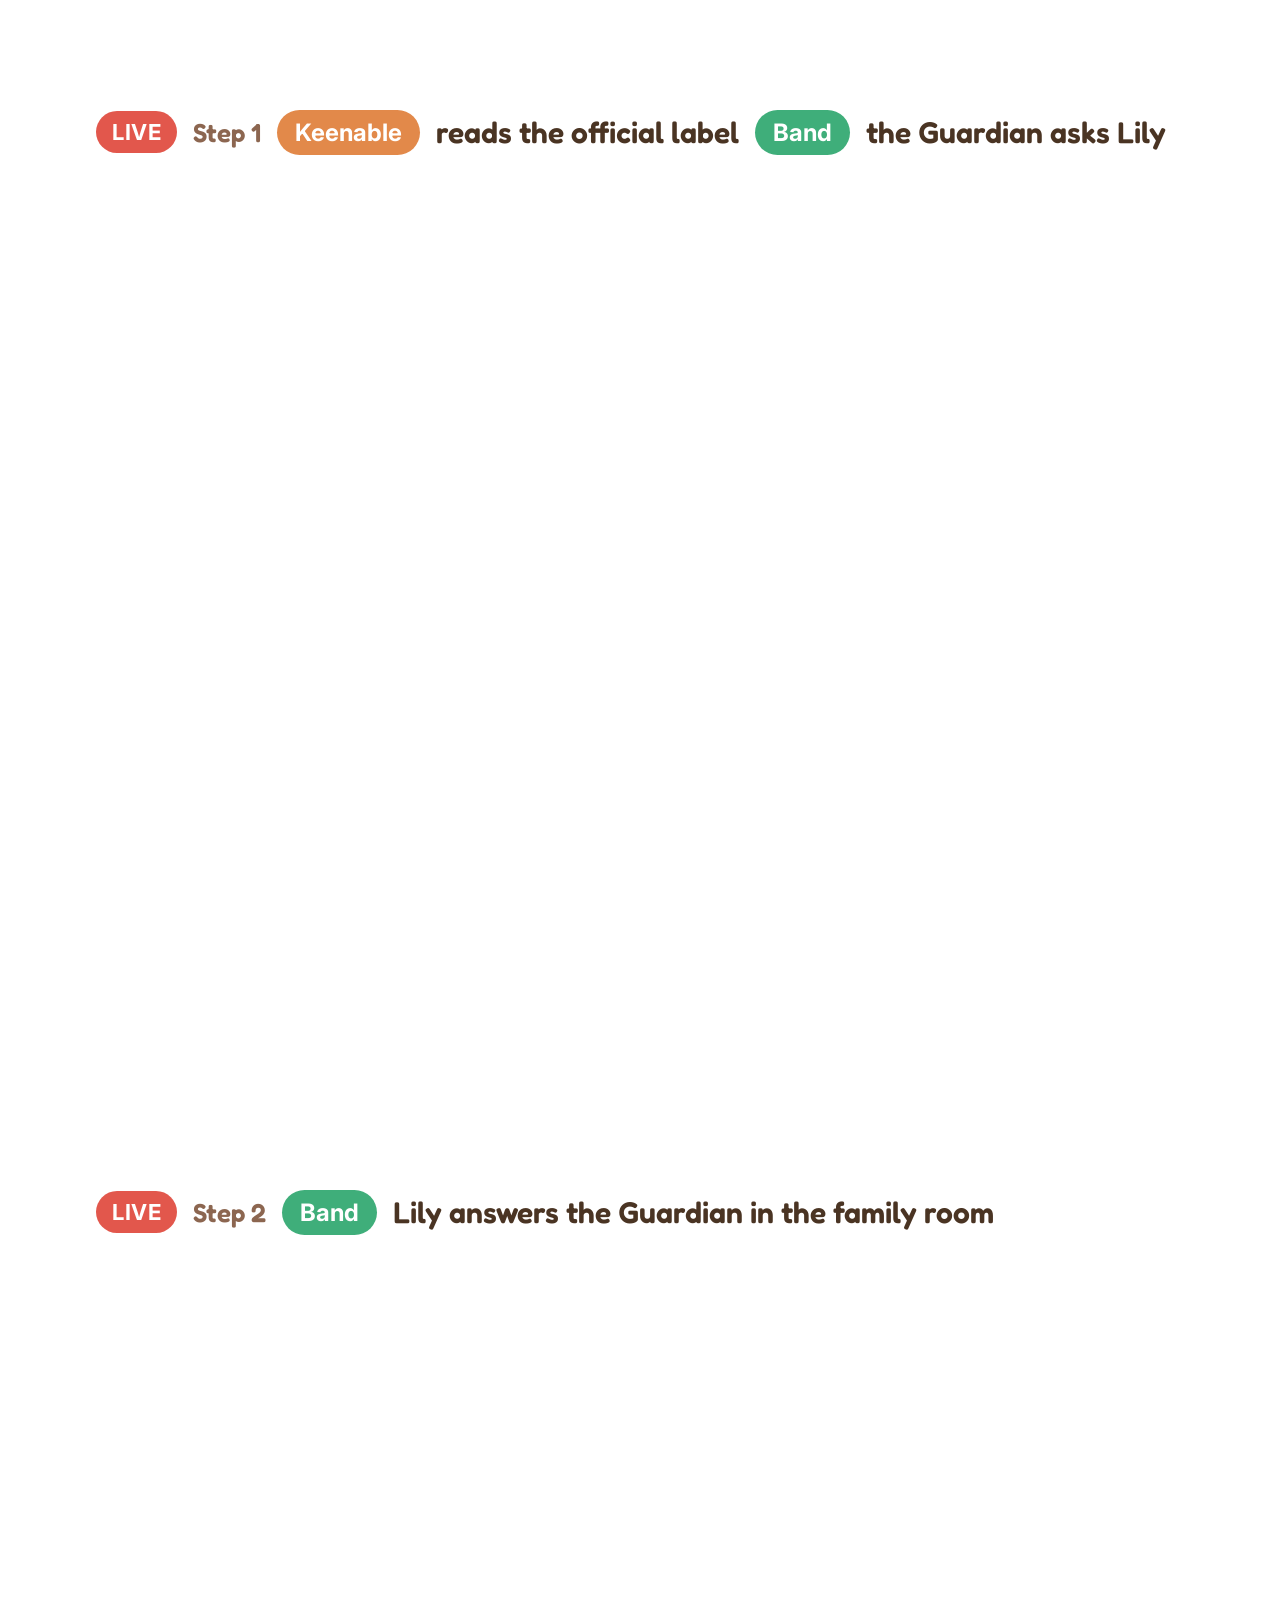
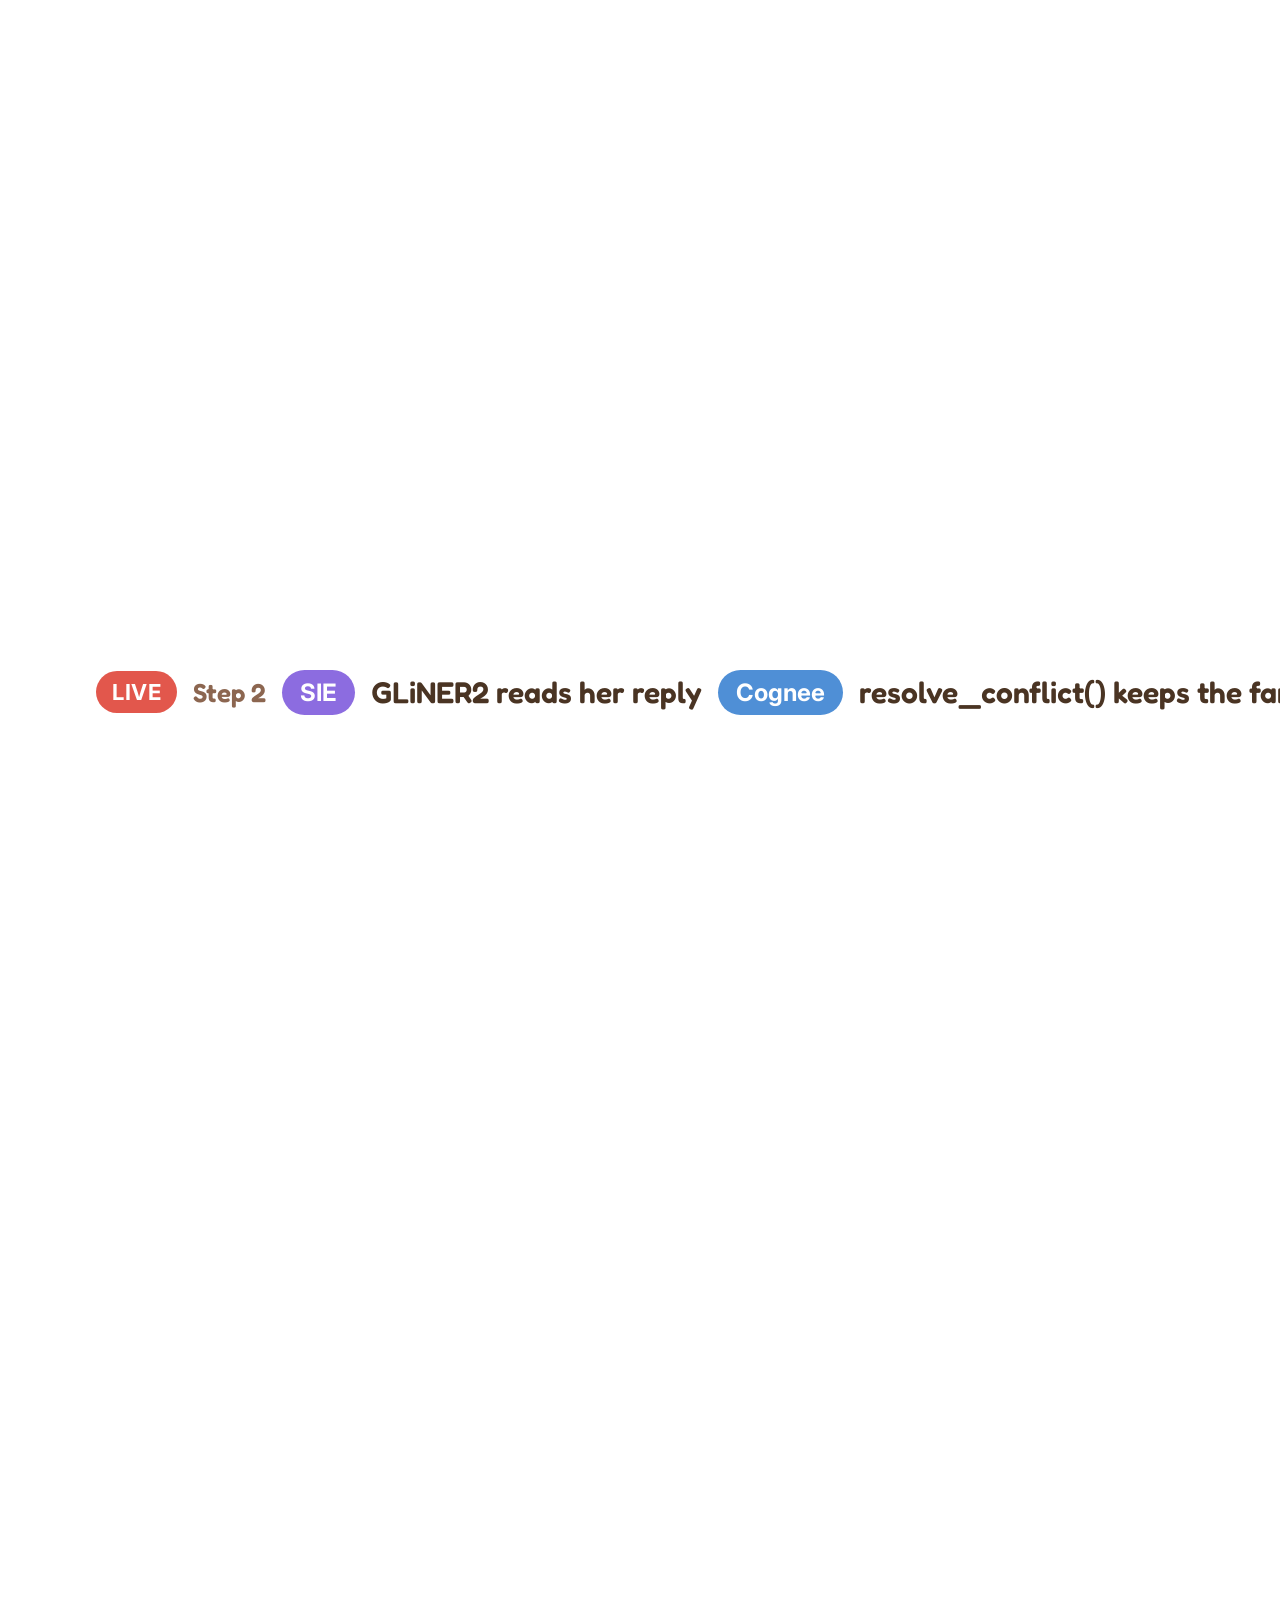
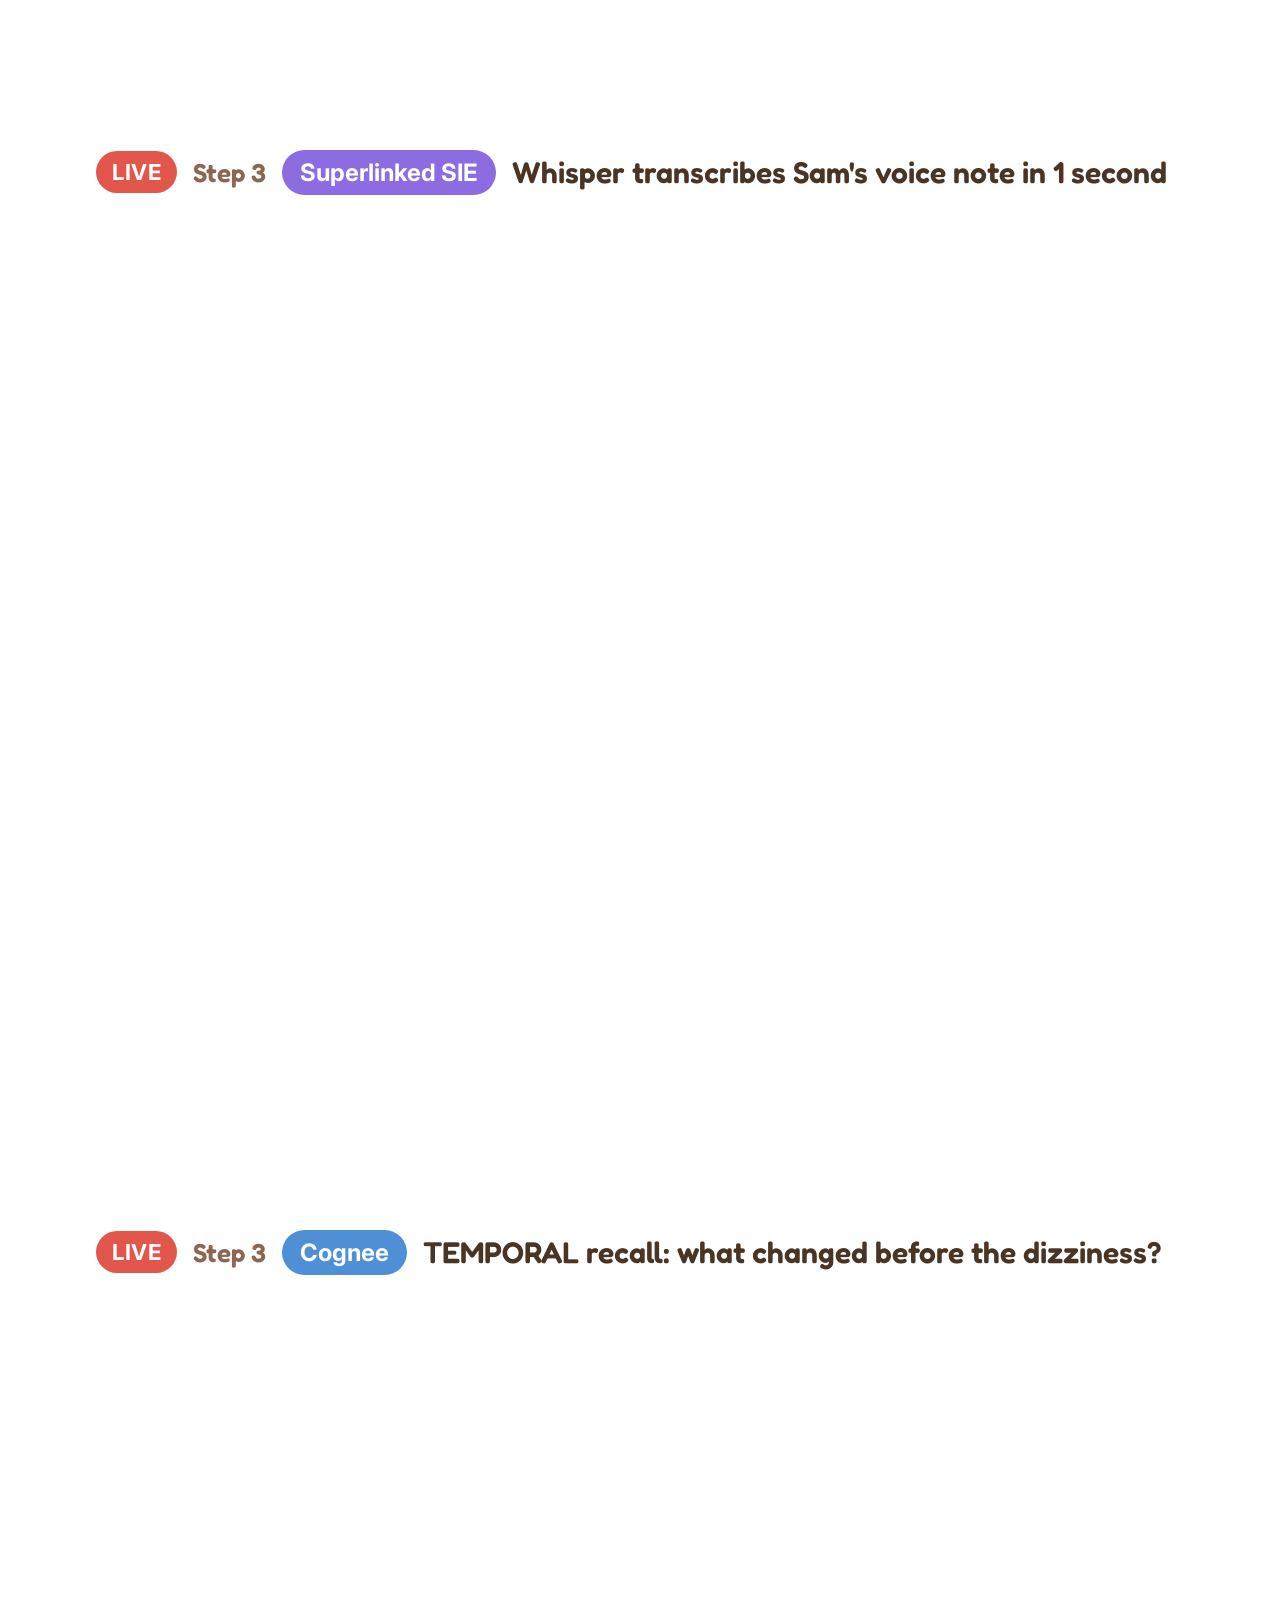
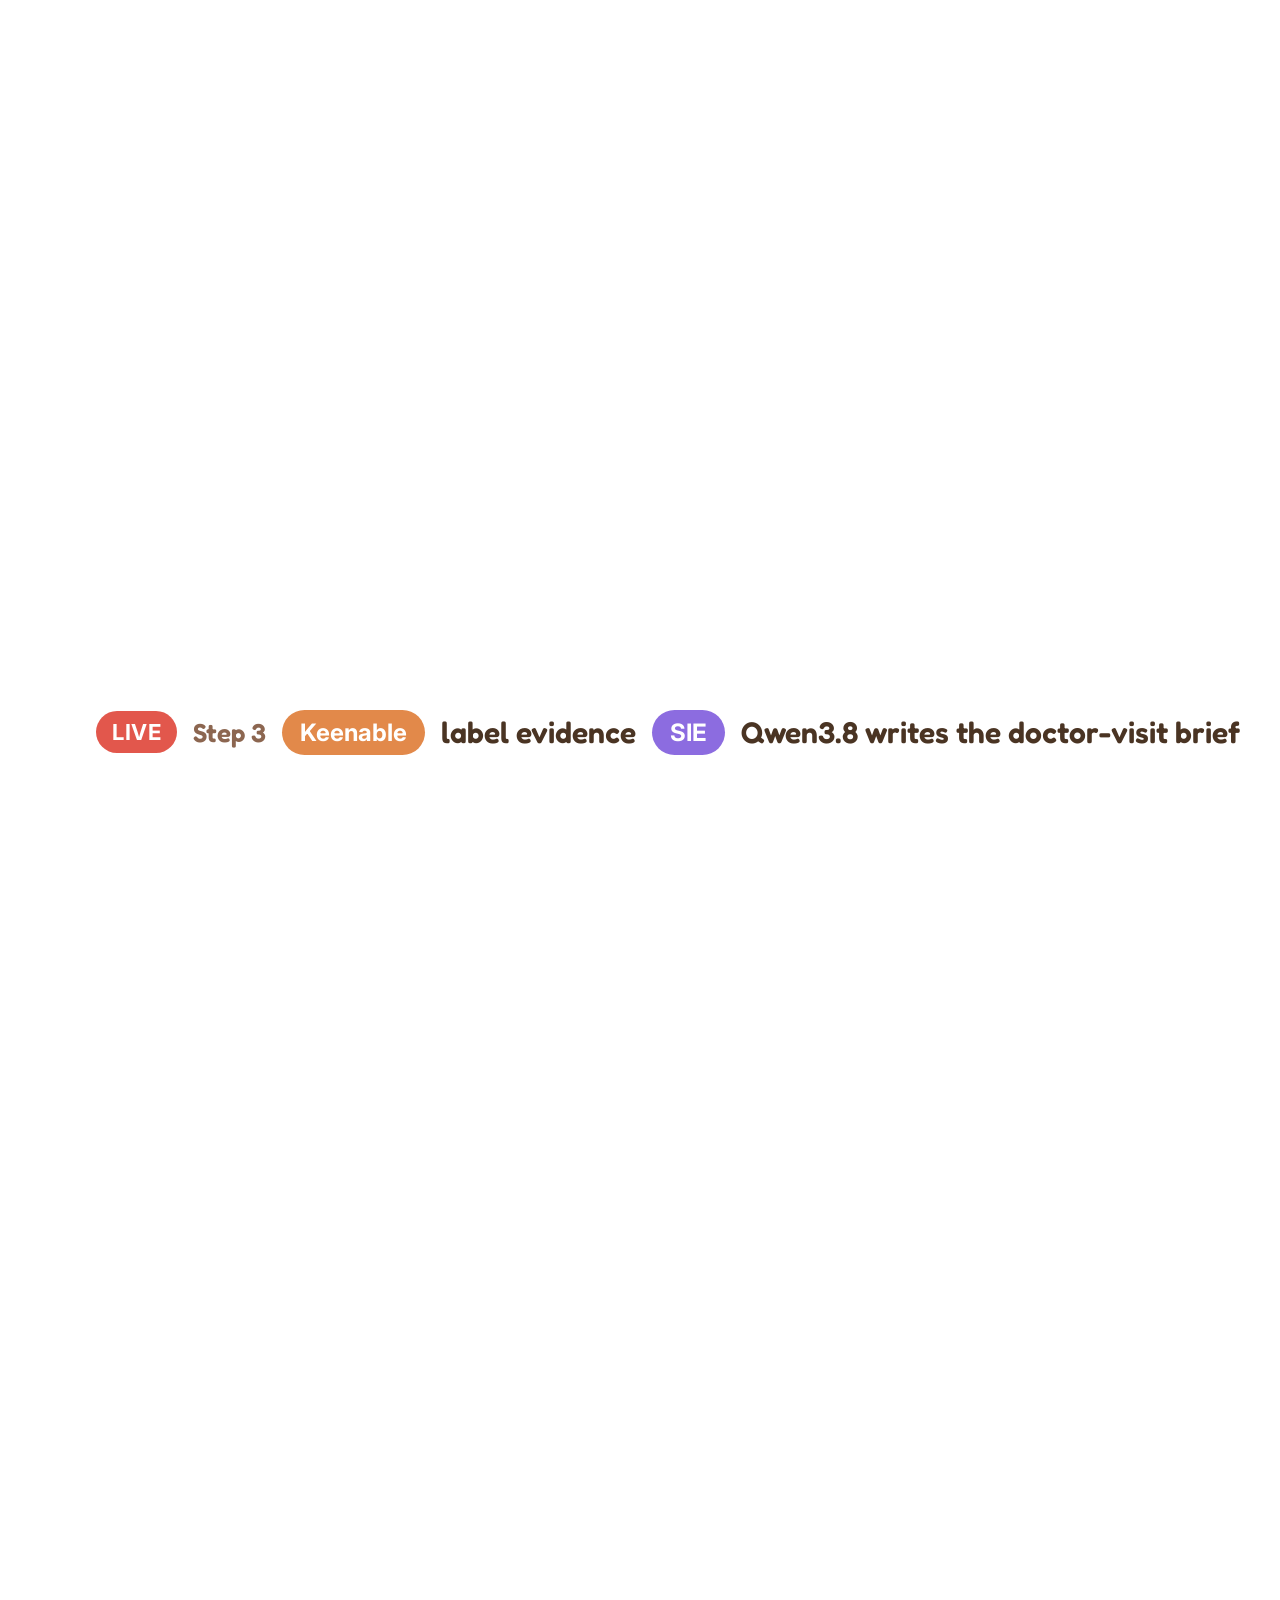
<file: video/cards.html>
<!doctype html>
<html>
<head>
<meta charset="utf-8">
<title>Capy Care video cards</title>
<link href="https://fonts.googleapis.com/css2?family=Fredoka:wght@500;600;700&family=Inter:wght@500;600;700&display=swap" rel="stylesheet">
<style>
  :root { --bg: #FFF6EA; --ink: #4A3423; --muted: #8C6650; --line: #F0E2CF;
          --sie: #8C6CE0; --cognee: #4F8FD6; --keenable: #E2894A; --band: #3FAE7A; }
  * { box-sizing: border-box; }
  body { margin: 0; background: transparent; font-family: Inter, sans-serif; color: var(--ink); }
  h1, h2 { font-family: Fredoka, sans-serif; margin: 0; }
  .card { width: 1920px; height: 1080px; position: relative; overflow: hidden; background: var(--bg); }
  .pills { display: flex; gap: 14px; align-items: center; font: 600 26px Fredoka, sans-serif; color: var(--muted); }
  .pills span { color: #fff; padding: 9px 20px; border-radius: 999px; font: 700 24px Inter, sans-serif; }
  .pills span.star { font-size: 28px; padding: 11px 24px; }
  .bg-sie { background: var(--sie); } .bg-cognee { background: var(--cognee); }
  .bg-keenable { background: var(--keenable); } .bg-band { background: var(--band); }

  #title { padding: 64px 110px; }
  #title .kicker { font: 600 24px Fredoka, sans-serif; letter-spacing: .6px; text-transform: uppercase; color: var(--muted); }
  #title h1 { font-size: 118px; line-height: .95; color: #5A3820; margin-top: 6px; }
  #title .sub { font: 500 40px Fredoka, sans-serif; margin: 12px 0 20px; }
  #title .crew { position: absolute; left: 260px; width: 1400px; bottom: 16px; height: 650px;
                 background: url(../brand/capy-crew.png) no-repeat; background-size: 1400px auto; background-position: 0 -156px; }

  #close { display: grid; place-items: center; text-align: center; }
  #close .inner { display: flex; flex-direction: column; align-items: center; gap: 26px; }
  #close img { width: 240px; height: 240px; }
  #close h1 { font-size: 120px; color: #5A3820; }
  #close h2 { font-size: 56px; }
  #close .line { font: 500 34px Fredoka, sans-serif; color: var(--muted); }
  #close .repo { font: 600 28px Inter, sans-serif; color: var(--muted); }

  #frame { background: #EFE2CC; }
  #frame .shadow { position: absolute; left: 96px; top: 100px; width: 1728px; height: 972px; border-radius: 18px;
                   box-shadow: 0 18px 50px rgba(90, 56, 32, .28); background: #FFF6EA; }
  .cap { width: 1920px; height: 1080px; position: relative; background: transparent; }
  .cap .strip { position: absolute; left: 96px; right: 96px; top: 20px; height: 64px; display: flex; align-items: center; gap: 16px; }
  .cap .live { background: #E2574C; color: #fff; font: 700 22px Inter, sans-serif; padding: 8px 16px; border-radius: 999px; letter-spacing: .5px; }
  .cap .step { font: 600 26px Fredoka, sans-serif; color: var(--muted); }
  .cap .chip { color: #fff; font: 700 24px Inter, sans-serif; padding: 8px 18px; border-radius: 999px; }
  .cap .text { font: 600 30px Fredoka, sans-serif; color: var(--ink); white-space: nowrap; }
</style>
</head>
<body>
<section class="card" id="title">
  <div class="kicker">A team of AI agents · one real job</div>
  <h1>Capy Care</h1>
  <p class="sub">A calm crew of AI agents that keeps Mom's medications straight.</p>
  <div class="pills">Built with <span class="bg-sie star">Superlinked SIE</span><span class="bg-cognee star">Cognee</span><span class="bg-keenable">Keenable</span><span class="bg-band">Band</span></div>
  <div class="crew"></div>
</section>

<section class="card" id="close">
  <div class="inner">
    <img src="../web/img/capy-guardian.svg" alt="">
    <h1>Capy Care</h1>
    <h2>Flags, never advises. A person makes every call.</h2>
    <div class="line">SIE senses · Cognee remembers · Keenable checks · Band connects</div>
    <div class="pills"><span class="bg-sie star">Superlinked SIE</span><span class="bg-cognee star">Cognee</span><span class="bg-keenable">Keenable</span><span class="bg-band">Band</span></div>
    <div class="repo">github.com/chinesepowered/hack-pebble</div>
  </div>
</section>

<section class="card" id="frame"><div class="shadow"></div></section>

<section class="cap" id="cap-ff"><div class="strip" style="justify-content:flex-end"><span class="live" style="background:#4A3423">⏩ sped up</span></div></section>
<section class="cap" id="cap-1a"><div class="strip"><span class="live">LIVE</span><span class="step">Step 1</span><span class="chip bg-sie">Superlinked SIE</span><span class="text">reads the papers · docling · LightOnOCR · GLiNER2, no LLM</span></div></section>
<section class="cap" id="cap-1b"><div class="strip"><span class="live">LIVE</span><span class="step">Step 1</span><span class="chip bg-cognee">Cognee</span><span class="text">remembers each dated source · conflict review: 5 mg vs 10 mg</span></div></section>
<section class="cap" id="cap-1c"><div class="strip"><span class="live">LIVE</span><span class="step">Step 1</span><span class="chip bg-keenable">Keenable</span><span class="text">reads the official label</span><span class="chip bg-band">Band</span><span class="text">the Guardian asks Lily</span></div></section>
<section class="cap" id="cap-2a"><div class="strip"><span class="live">LIVE</span><span class="step">Step 2</span><span class="chip bg-band">Band</span><span class="text">Lily answers the Guardian in the family room</span></div></section>
<section class="cap" id="cap-2b"><div class="strip"><span class="live">LIVE</span><span class="step">Step 2</span><span class="chip bg-sie">SIE</span><span class="text">GLiNER2 reads her reply</span><span class="chip bg-cognee">Cognee</span><span class="text">resolve_conflict() keeps the family's decision</span></div></section>
<section class="cap" id="cap-3a"><div class="strip"><span class="live">LIVE</span><span class="step">Step 3</span><span class="chip bg-sie">Superlinked SIE</span><span class="text">Whisper transcribes Sam's voice note in 1 second</span></div></section>
<section class="cap" id="cap-3b"><div class="strip"><span class="live">LIVE</span><span class="step">Step 3</span><span class="chip bg-cognee">Cognee</span><span class="text">TEMPORAL recall: what changed before the dizziness?</span></div></section>
<section class="cap" id="cap-3c"><div class="strip"><span class="live">LIVE</span><span class="step">Step 3</span><span class="chip bg-keenable">Keenable</span><span class="text">label evidence</span><span class="chip bg-sie">SIE</span><span class="text">Qwen3.8 writes the doctor-visit brief</span></div></section>
</body>
</html>
</file>
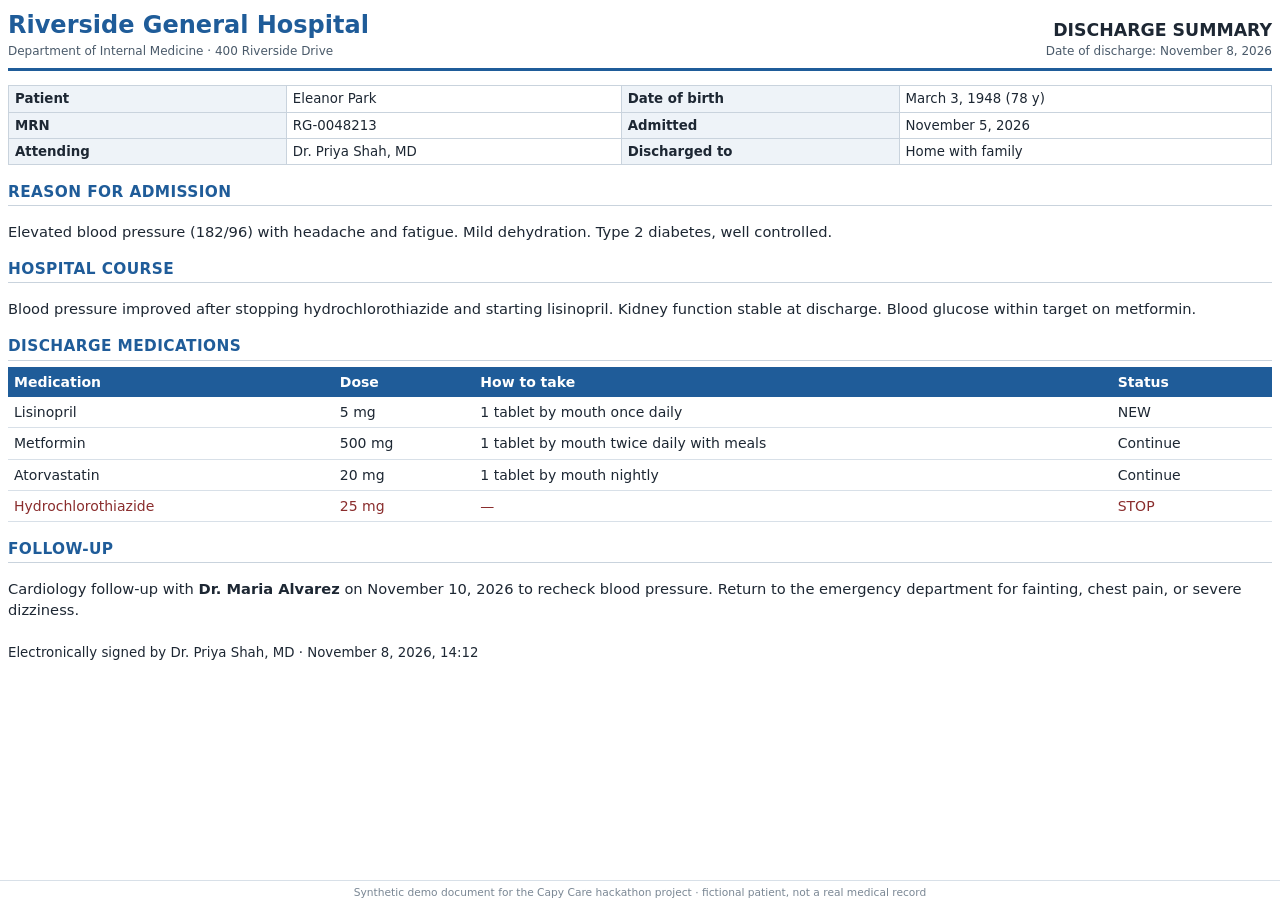
<file: demo/sources/discharge_summary.html>
<!doctype html>
<html>
<head>
<meta charset="utf-8">
<title>Discharge Summary - Eleanor Park</title>
<style>
  @page { size: Letter; margin: 0.7in; }
  body { font-family: "DejaVu Sans", Arial, sans-serif; color: #1d2733; font-size: 11pt; line-height: 1.45; }
  .hdr { display: flex; justify-content: space-between; align-items: flex-end; border-bottom: 3px solid #1f5c99; padding-bottom: 8px; }
  .hosp { font-size: 18pt; font-weight: 700; color: #1f5c99; }
  .hosp small { display: block; font-size: 9pt; font-weight: 400; color: #4a5a6a; }
  .doc { text-align: right; font-size: 13pt; font-weight: 700; }
  .doc small { display: block; font-size: 9pt; font-weight: 400; color: #4a5a6a; }
  table.meta { width: 100%; border-collapse: collapse; margin: 14px 0 6px; font-size: 10pt; }
  table.meta td { padding: 3px 6px; border: 1px solid #c9d3dd; }
  table.meta td.k { background: #eef3f8; font-weight: 700; width: 22%; }
  h2 { font-size: 11.5pt; color: #1f5c99; border-bottom: 1px solid #c9d3dd; margin: 16px 0 6px; padding-bottom: 2px; text-transform: uppercase; letter-spacing: .4px; }
  table.meds { width: 100%; border-collapse: collapse; font-size: 10.5pt; }
  table.meds th { background: #1f5c99; color: #fff; text-align: left; padding: 5px 6px; }
  table.meds td { border-bottom: 1px solid #d8e0e8; padding: 5px 6px; }
  .stop td { color: #8a2d2d; }
  .sig { margin-top: 22px; font-size: 10pt; }
  .foot { position: fixed; bottom: 0; left: 0; right: 0; font-size: 8pt; color: #7a8794; text-align: center; border-top: 1px solid #d8e0e8; padding-top: 4px; }
</style>
</head>
<body>
  <div class="hdr">
    <div class="hosp">Riverside General Hospital<small>Department of Internal Medicine &middot; 400 Riverside Drive</small></div>
    <div class="doc">DISCHARGE SUMMARY<small>Date of discharge: November 8, 2026</small></div>
  </div>

  <table class="meta">
    <tr><td class="k">Patient</td><td>Eleanor Park</td><td class="k">Date of birth</td><td>March 3, 1948 (78 y)</td></tr>
    <tr><td class="k">MRN</td><td>RG-0048213</td><td class="k">Admitted</td><td>November 5, 2026</td></tr>
    <tr><td class="k">Attending</td><td>Dr. Priya Shah, MD</td><td class="k">Discharged to</td><td>Home with family</td></tr>
  </table>

  <h2>Reason for admission</h2>
  <p>Elevated blood pressure (182/96) with headache and fatigue. Mild dehydration. Type 2 diabetes, well controlled.</p>

  <h2>Hospital course</h2>
  <p>Blood pressure improved after stopping hydrochlorothiazide and starting lisinopril. Kidney function stable at discharge.
     Blood glucose within target on metformin.</p>

  <h2>Discharge medications</h2>
  <table class="meds">
    <tr><th>Medication</th><th>Dose</th><th>How to take</th><th>Status</th></tr>
    <tr><td>Lisinopril</td><td>5 mg</td><td>1 tablet by mouth once daily</td><td>NEW</td></tr>
    <tr><td>Metformin</td><td>500 mg</td><td>1 tablet by mouth twice daily with meals</td><td>Continue</td></tr>
    <tr><td>Atorvastatin</td><td>20 mg</td><td>1 tablet by mouth nightly</td><td>Continue</td></tr>
    <tr class="stop"><td>Hydrochlorothiazide</td><td>25 mg</td><td>&mdash;</td><td>STOP</td></tr>
  </table>

  <h2>Follow-up</h2>
  <p>Cardiology follow-up with <b>Dr. Maria Alvarez</b> on November 10, 2026 to recheck blood pressure.
     Return to the emergency department for fainting, chest pain, or severe dizziness.</p>

  <div class="sig">Electronically signed by Dr. Priya Shah, MD &middot; November 8, 2026, 14:12</div>
  <div class="foot">Synthetic demo document for the Capy Care hackathon project &middot; fictional patient, not a real medical record</div>
</body>
</html>
</file>
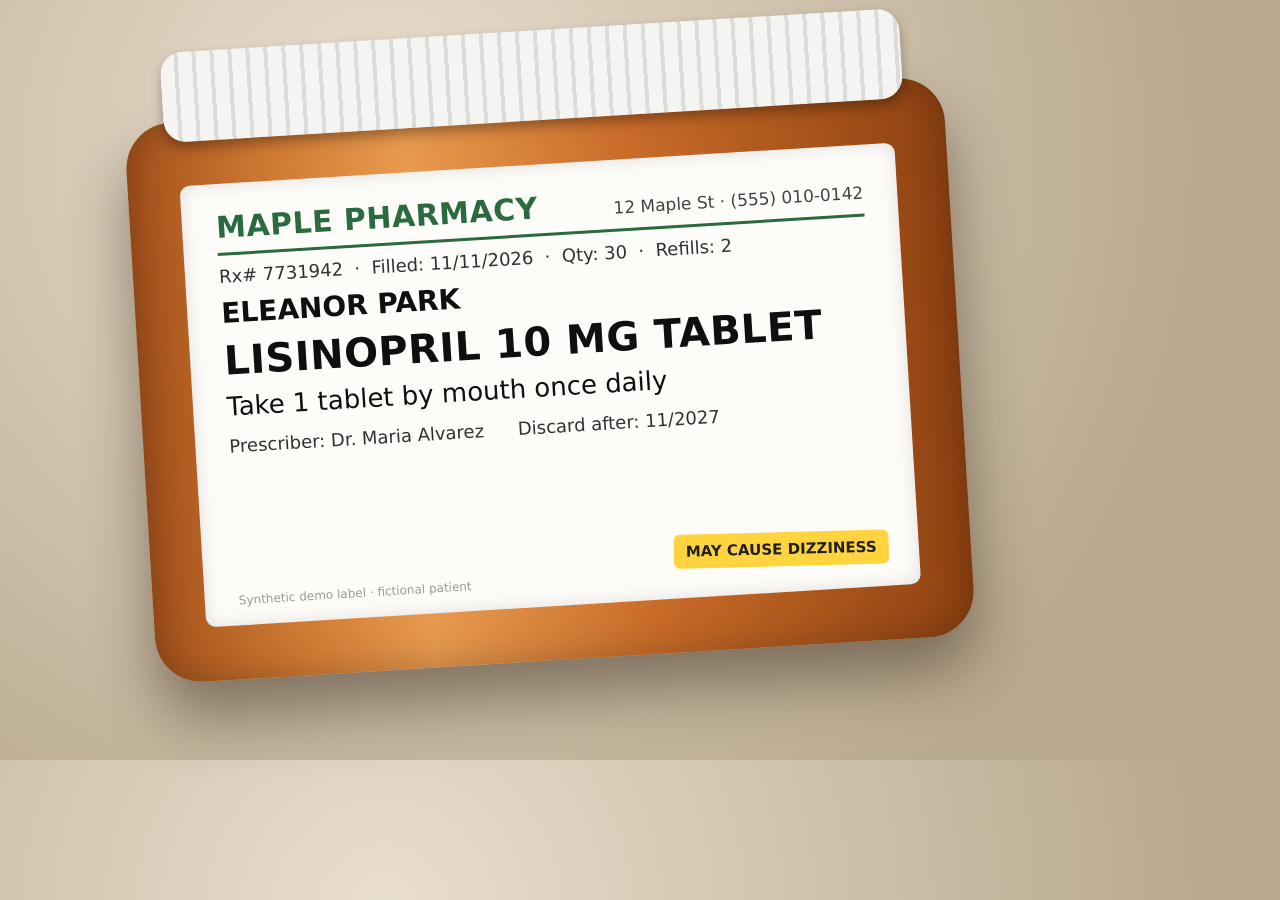
<file: demo/sources/pill_bottle.html>
<!doctype html>
<html>
<head>
<meta charset="utf-8">
<title>Pill bottle - lisinopril 10 mg</title>
<style>
  html, body { margin: 0; }
  body { width: 1100px; height: 760px; display: grid; place-items: center;
         background: radial-gradient(circle at 30% 20%, #e9dfcf, #b9a98f 75%); font-family: "DejaVu Sans", Arial, sans-serif; }
  .bottle { position: relative; width: 820px; height: 560px; transform: rotate(-3.5deg);
            border-radius: 46px; background: linear-gradient(90deg, #a5521c 0%, #d07a33 18%, #e89a4f 34%, #c86b28 62%, #8f4212 100%);
            box-shadow: 0 34px 60px rgba(40, 24, 10, .45), inset 0 0 40px rgba(0,0,0,.25); }
  .cap { position: absolute; top: -70px; left: 40px; right: 40px; height: 90px; border-radius: 22px;
         background: repeating-linear-gradient(90deg, #f4f4f2 0 14px, #dcdcd8 14px 18px); box-shadow: 0 6px 12px rgba(0,0,0,.3); }
  .label { position: absolute; left: 52px; right: 52px; top: 64px; bottom: 54px; background: #fbfaf6; border-radius: 10px;
           padding: 26px 34px; box-shadow: inset 0 0 18px rgba(0,0,0,.12); filter: contrast(1.02); }
  .ph { display: flex; justify-content: space-between; align-items: baseline; border-bottom: 3px solid #2b6b3f; padding-bottom: 8px; }
  .ph b { font-size: 30px; color: #2b6b3f; letter-spacing: .5px; }
  .ph span { font-size: 17px; color: #444; }
  .rx { font-size: 18px; color: #333; margin-top: 10px; }
  .pt { font-size: 28px; font-weight: 700; margin-top: 10px; color: #111; }
  .drug { font-size: 40px; font-weight: 800; margin-top: 8px; color: #111; letter-spacing: .5px; }
  .sig { font-size: 26px; margin-top: 8px; color: #111; }
  .row { display: flex; gap: 34px; font-size: 18px; color: #333; margin-top: 14px; }
  .warn { position: absolute; right: 30px; bottom: 26px; background: #ffd23f; color: #222; font-size: 15px; font-weight: 700;
          padding: 8px 12px; border-radius: 6px; transform: rotate(2deg); }
  .demo { position: absolute; left: 34px; bottom: 18px; font-size: 12px; color: #999; }
</style>
</head>
<body>
  <div class="bottle">
    <div class="cap"></div>
    <div class="label">
      <div class="ph"><b>MAPLE PHARMACY</b><span>12 Maple St &middot; (555) 010-0142</span></div>
      <div class="rx">Rx# 7731942 &nbsp;&middot;&nbsp; Filled: 11/11/2026 &nbsp;&middot;&nbsp; Qty: 30 &nbsp;&middot;&nbsp; Refills: 2</div>
      <div class="pt">ELEANOR PARK</div>
      <div class="drug">LISINOPRIL 10 MG TABLET</div>
      <div class="sig">Take 1 tablet by mouth once daily</div>
      <div class="row"><span>Prescriber: Dr. Maria Alvarez</span><span>Discard after: 11/2027</span></div>
      <div class="warn">MAY CAUSE DIZZINESS</div>
      <div class="demo">Synthetic demo label &middot; fictional patient</div>
    </div>
  </div>
</body>
</html>
</file>
